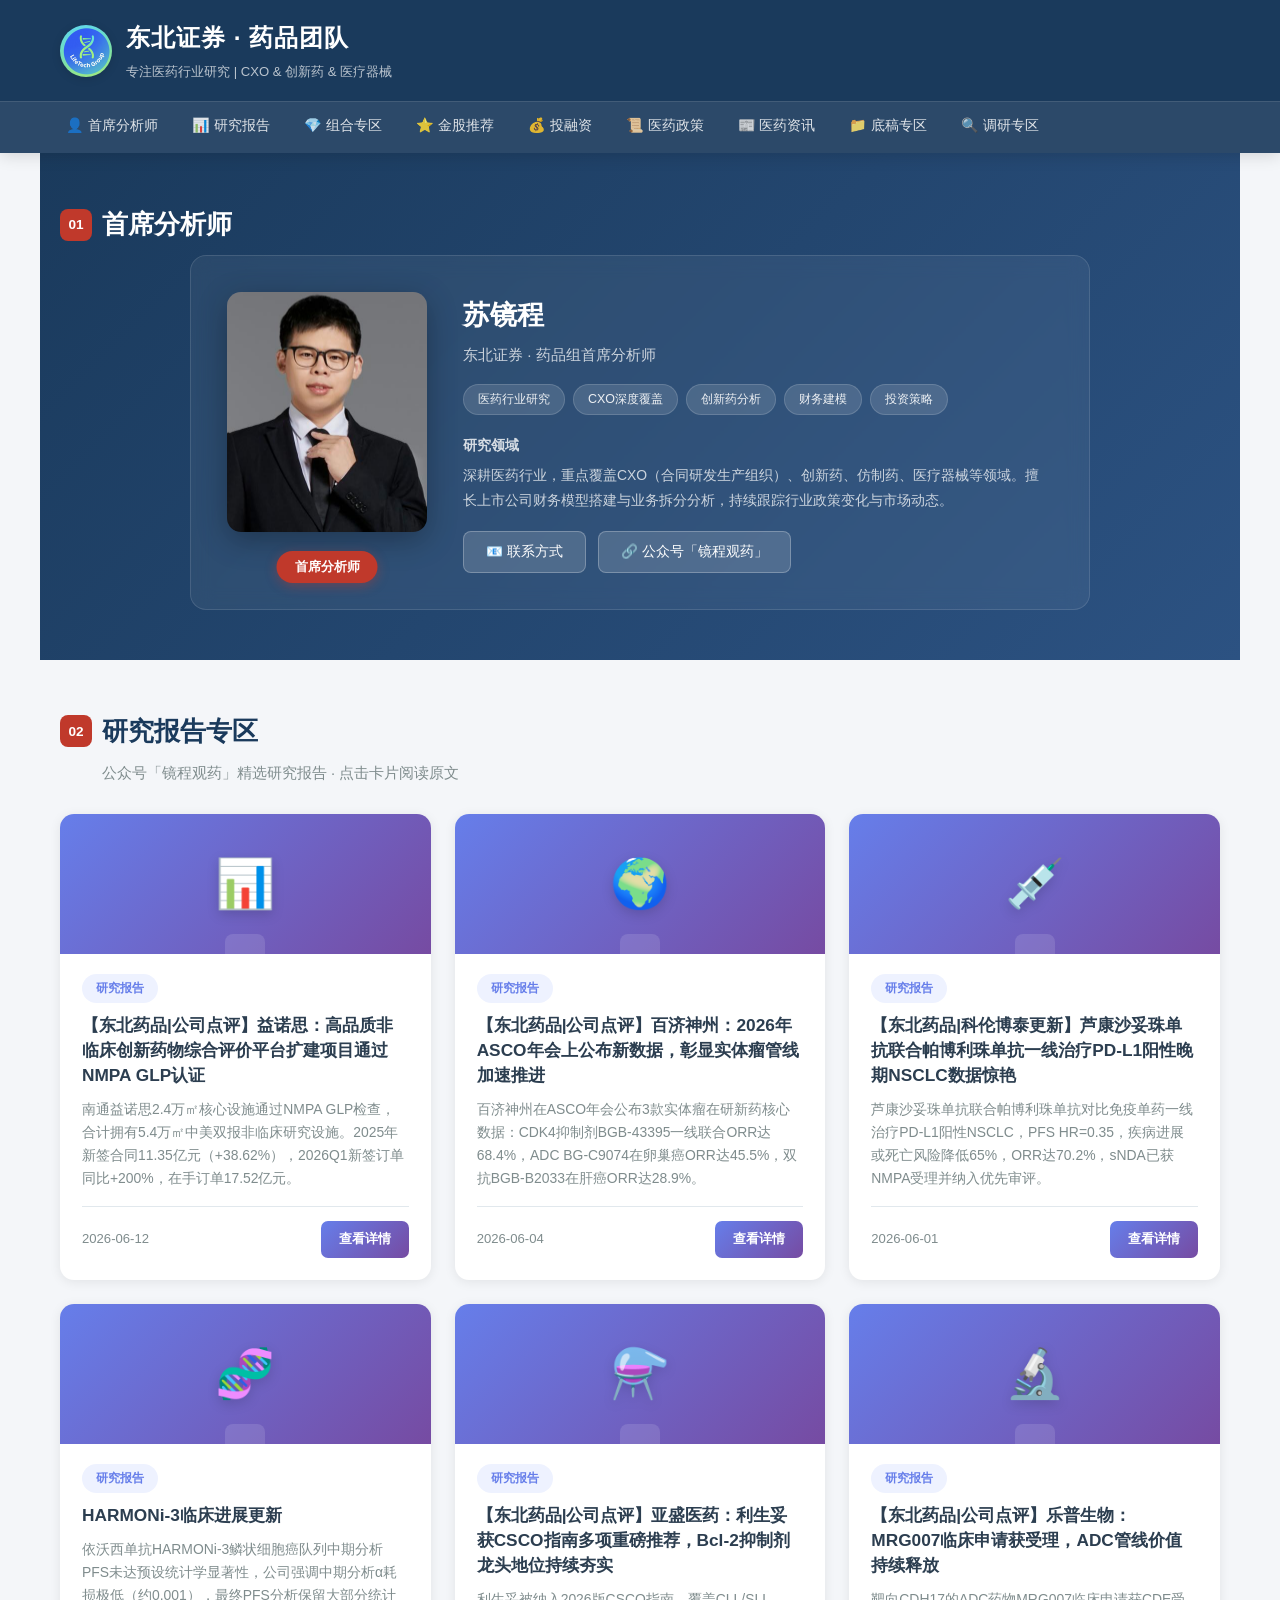
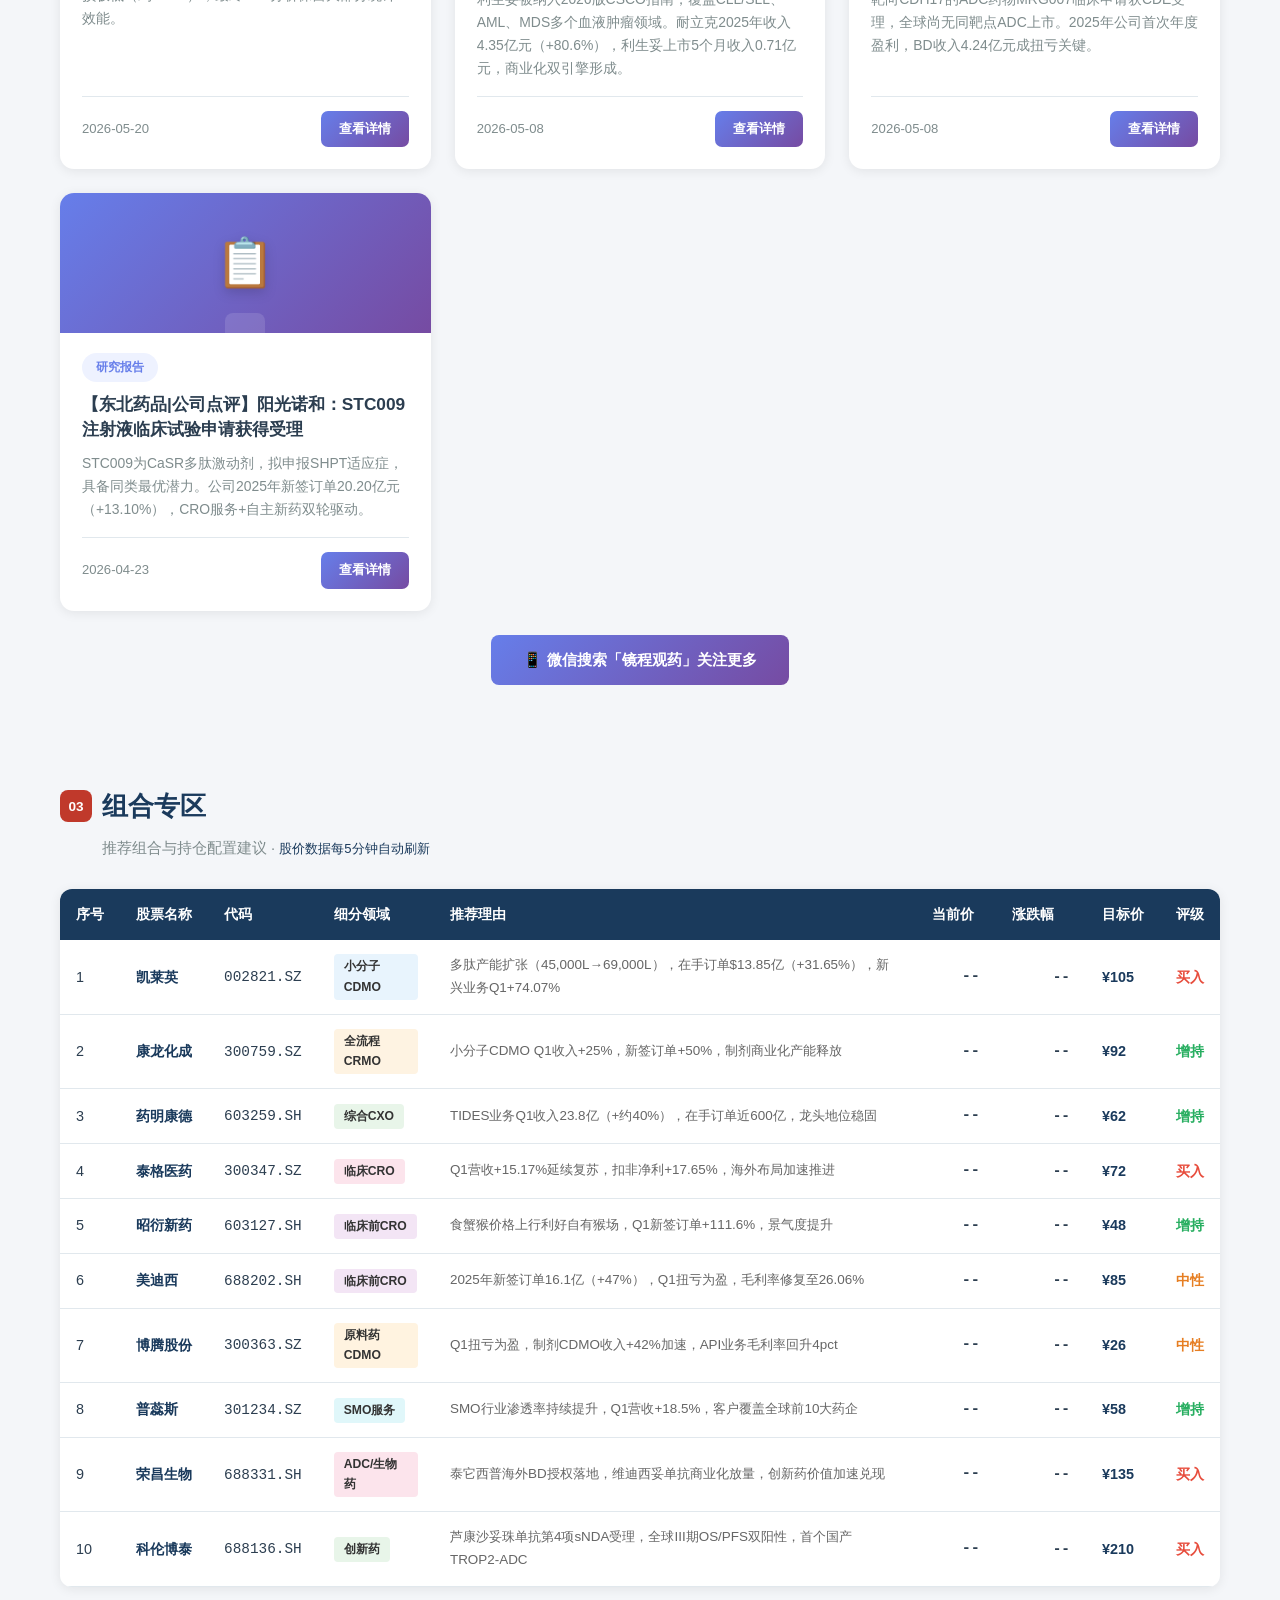
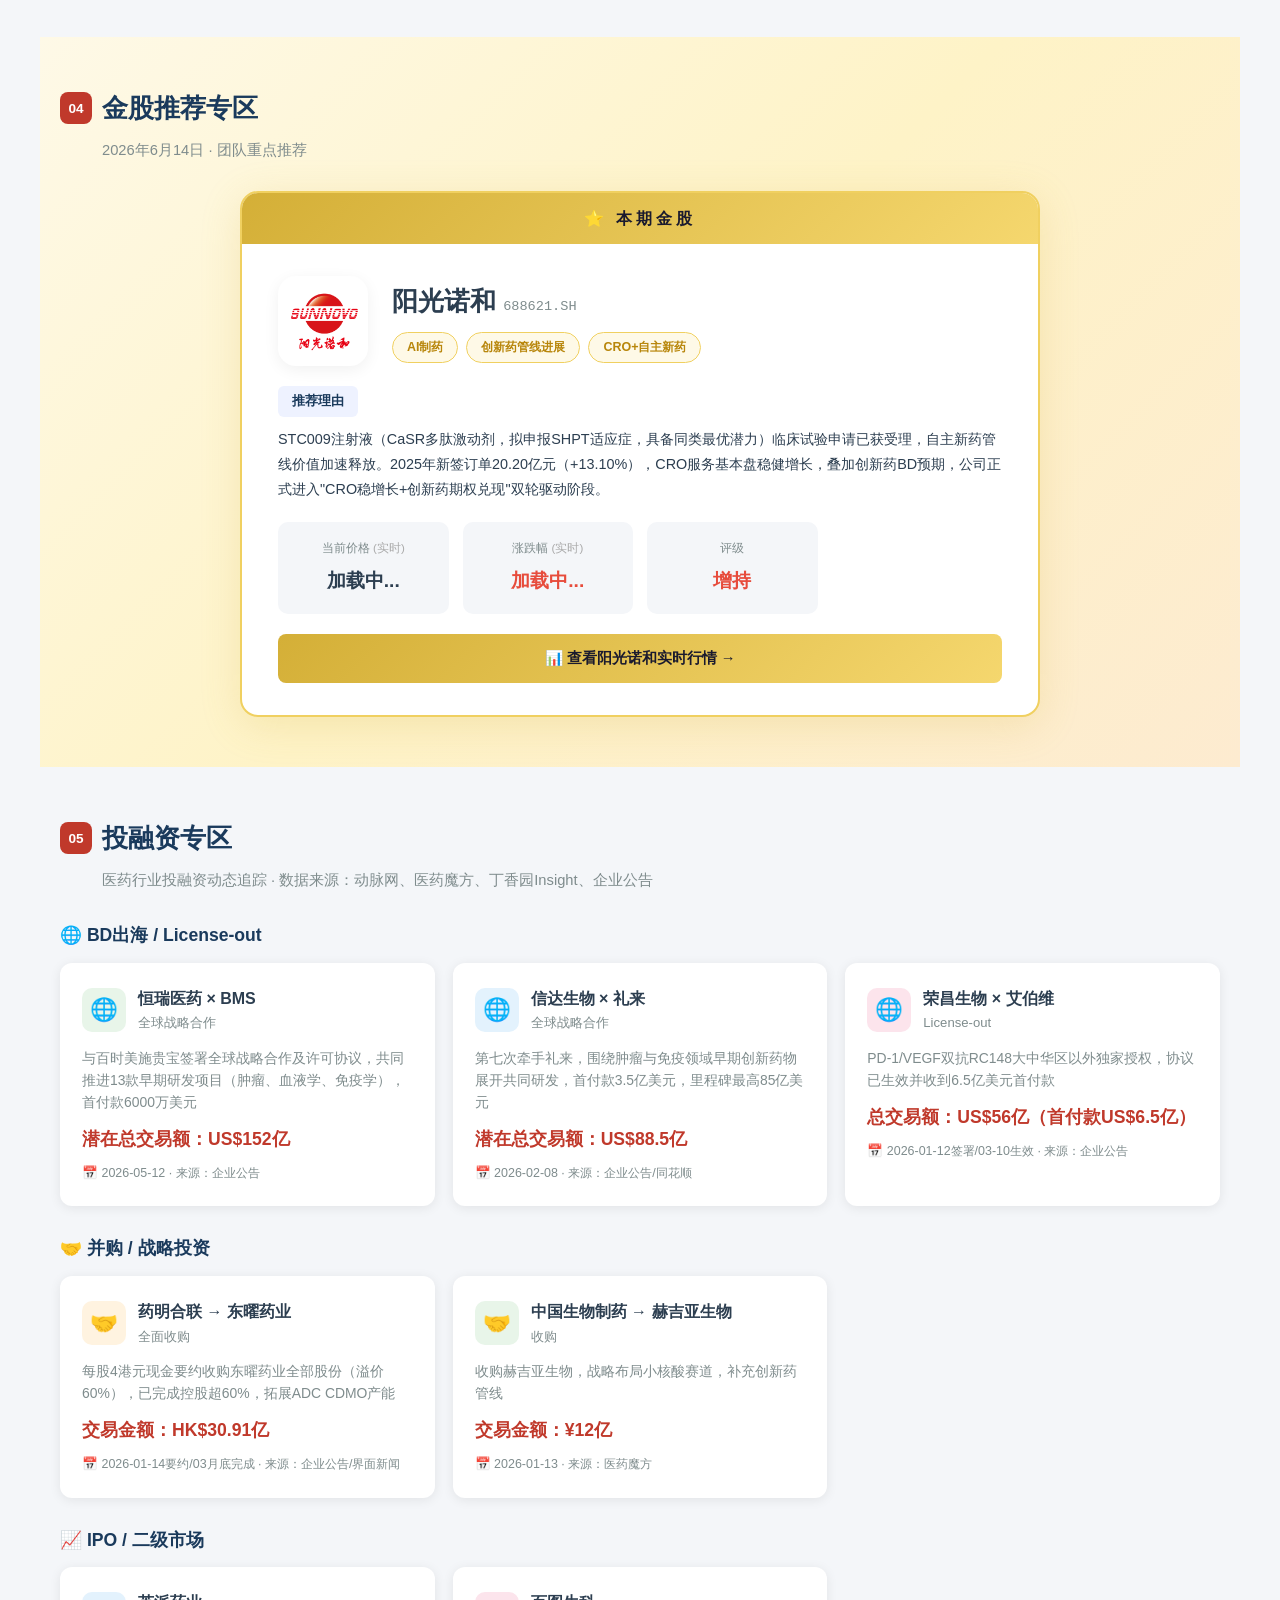
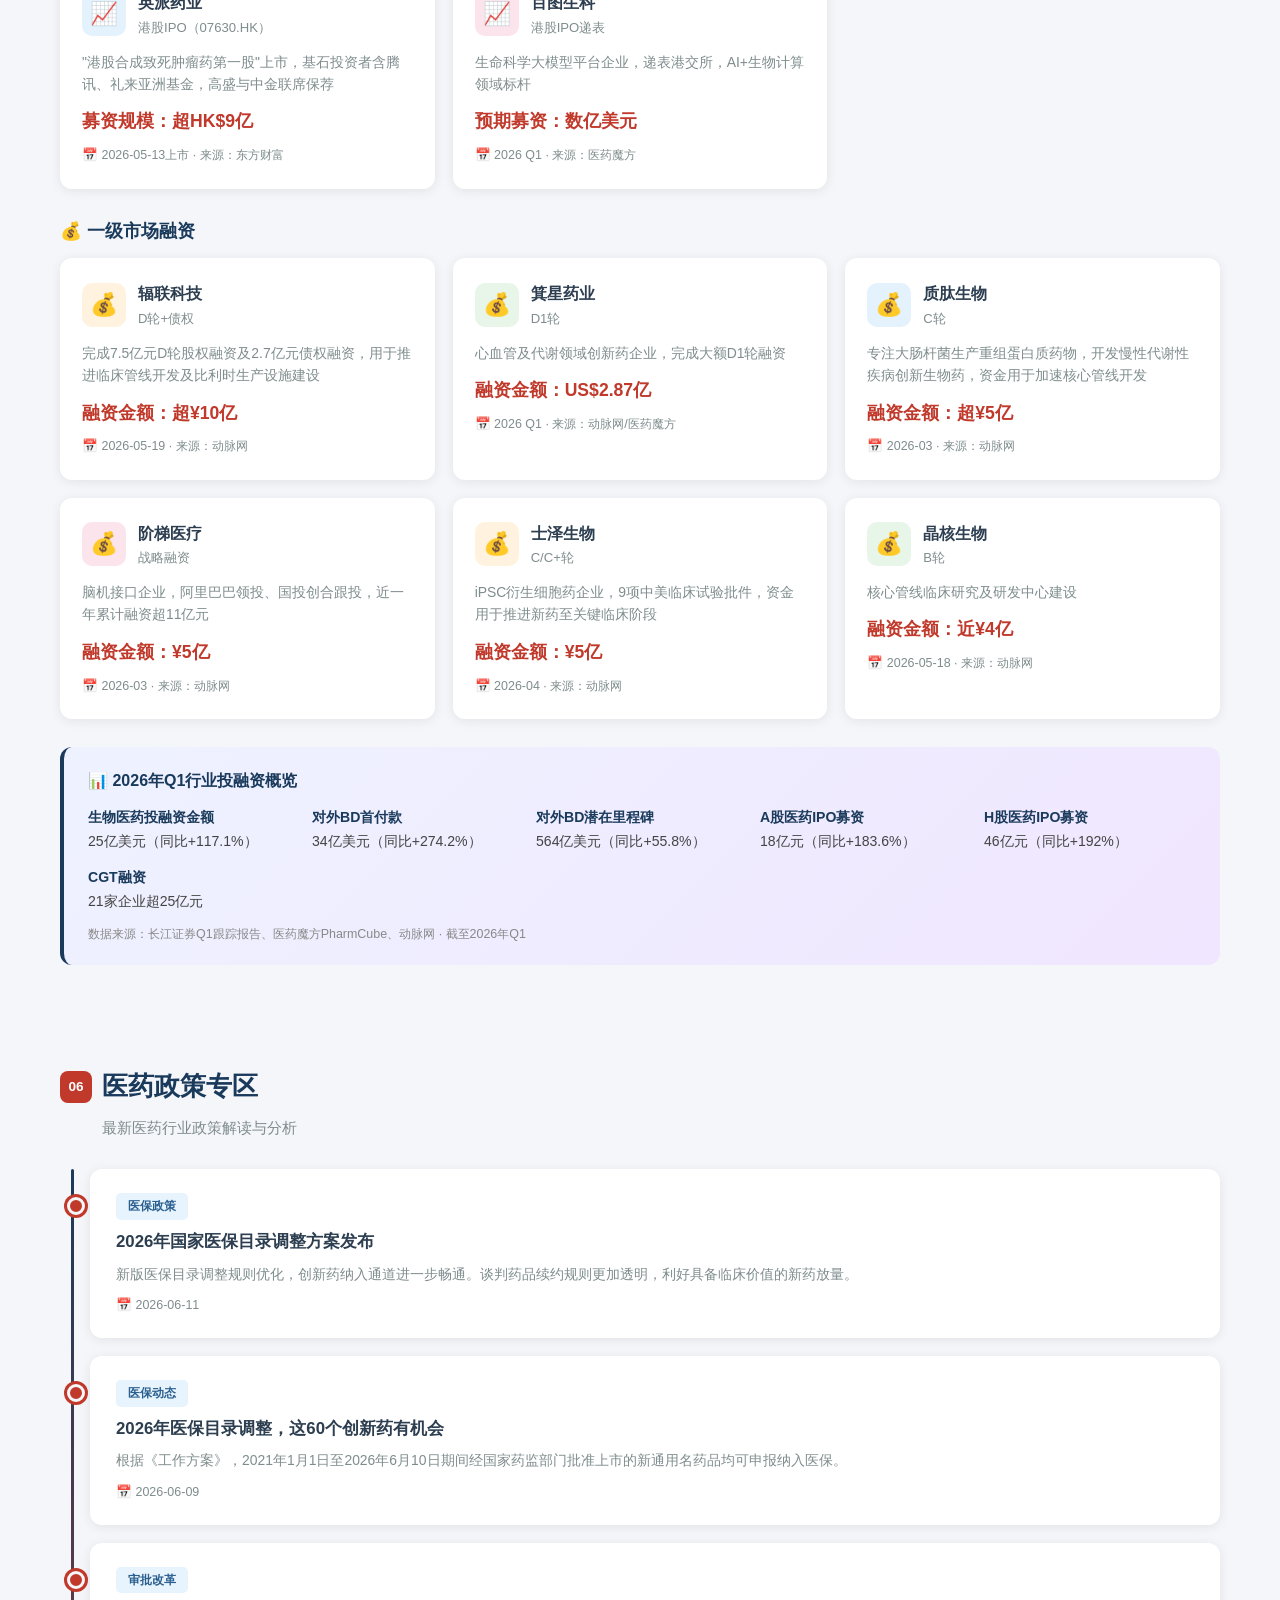
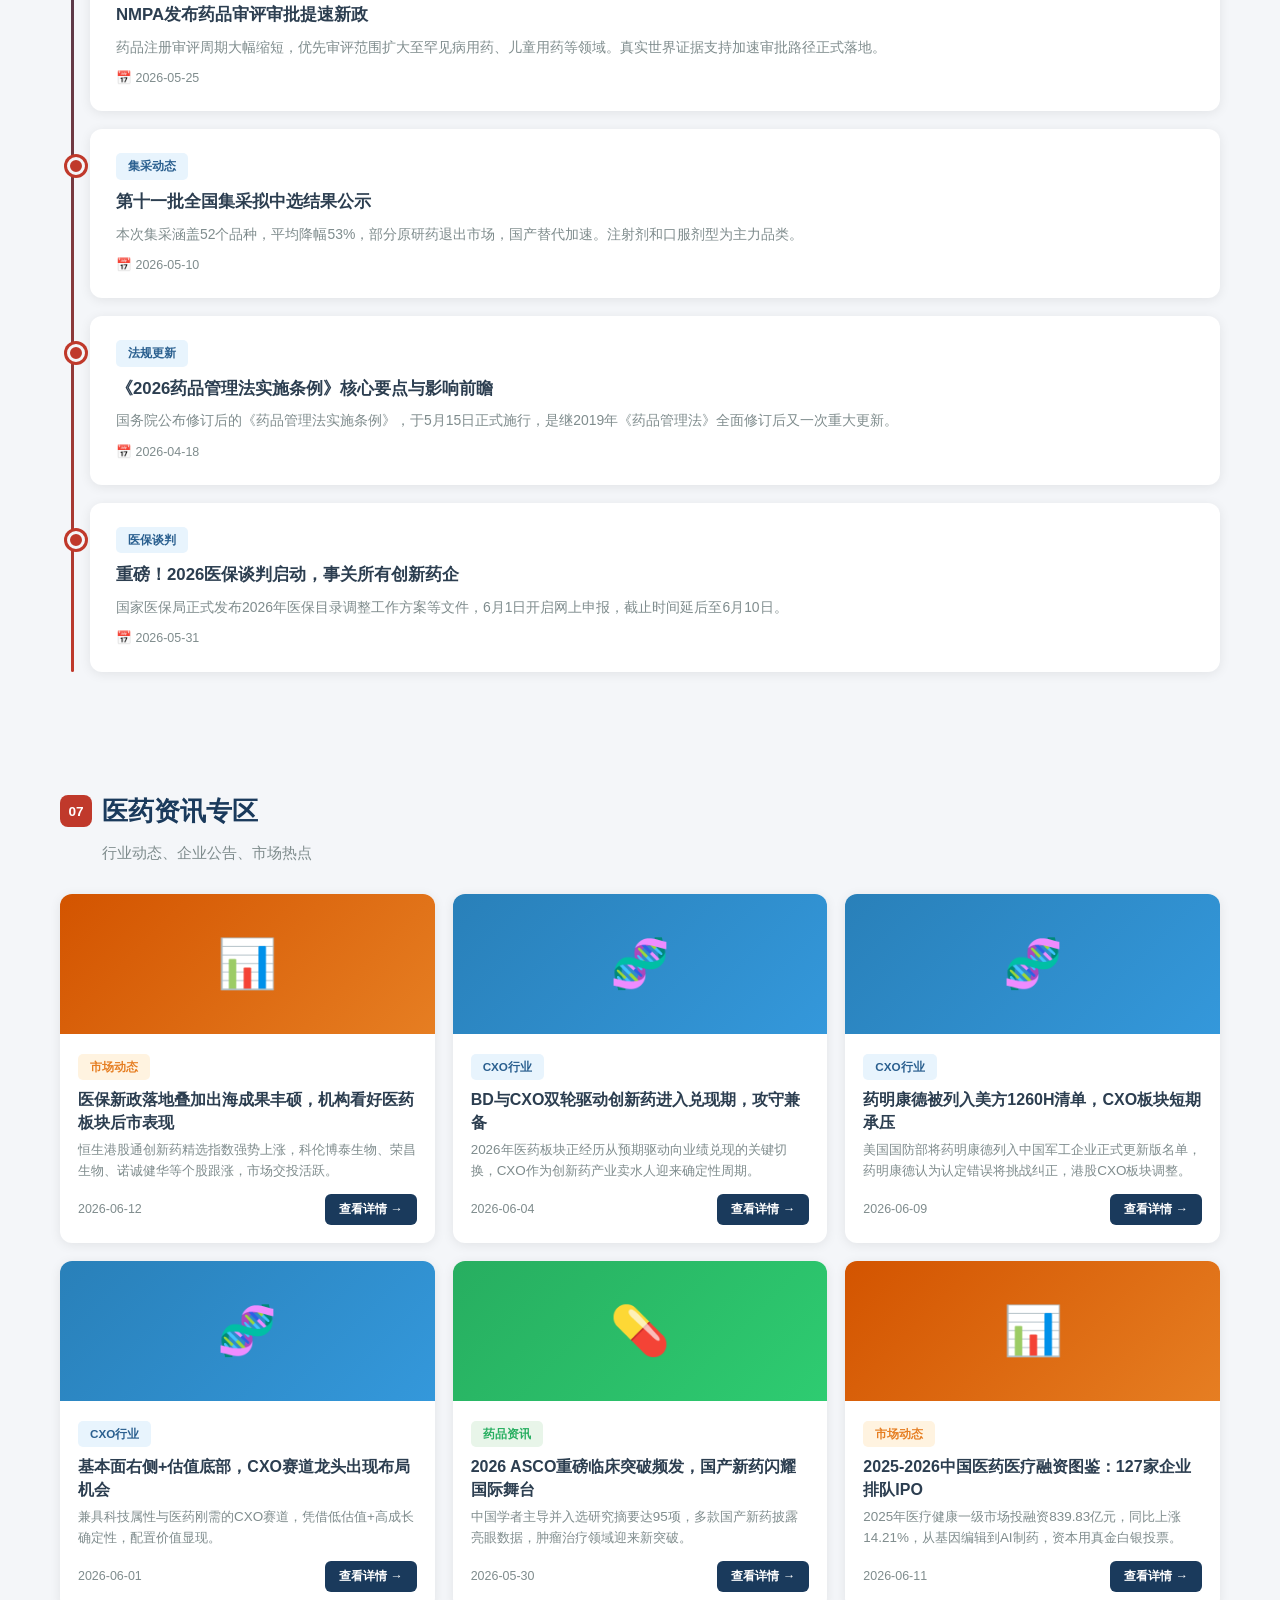
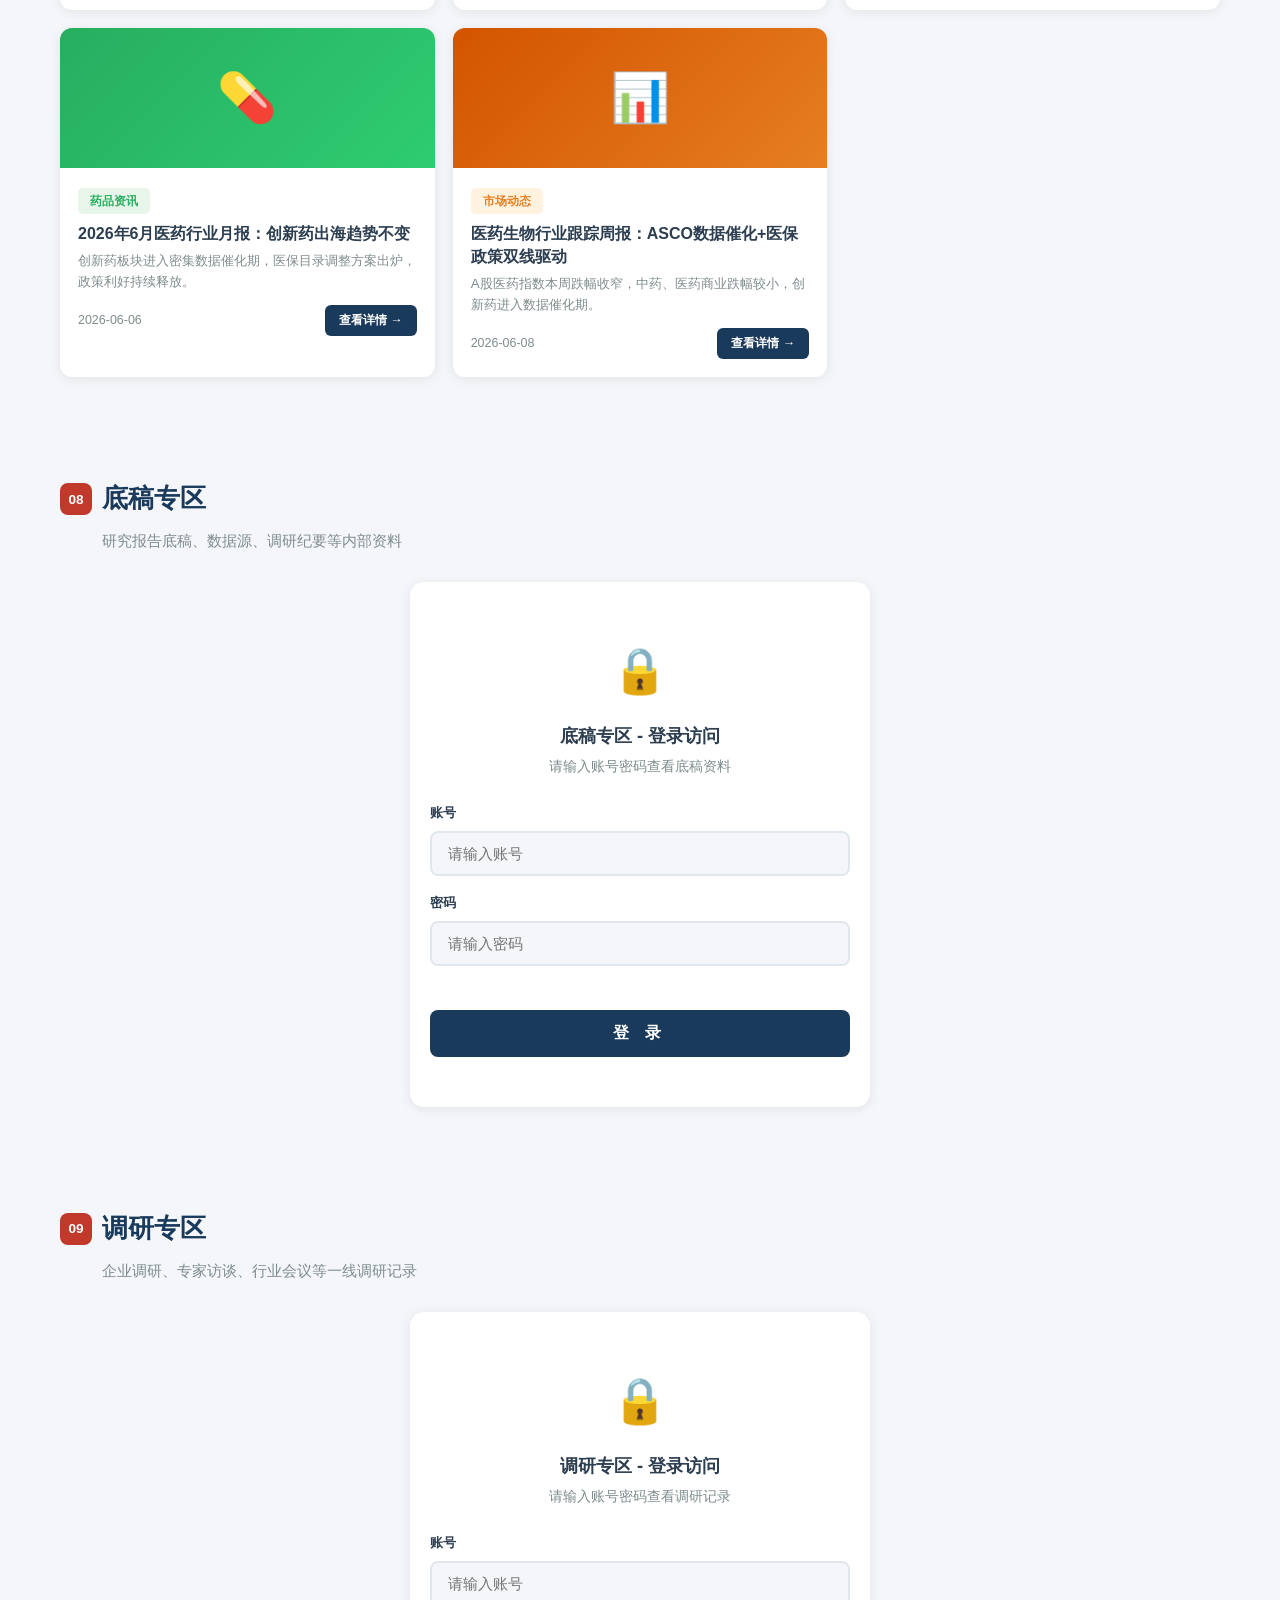
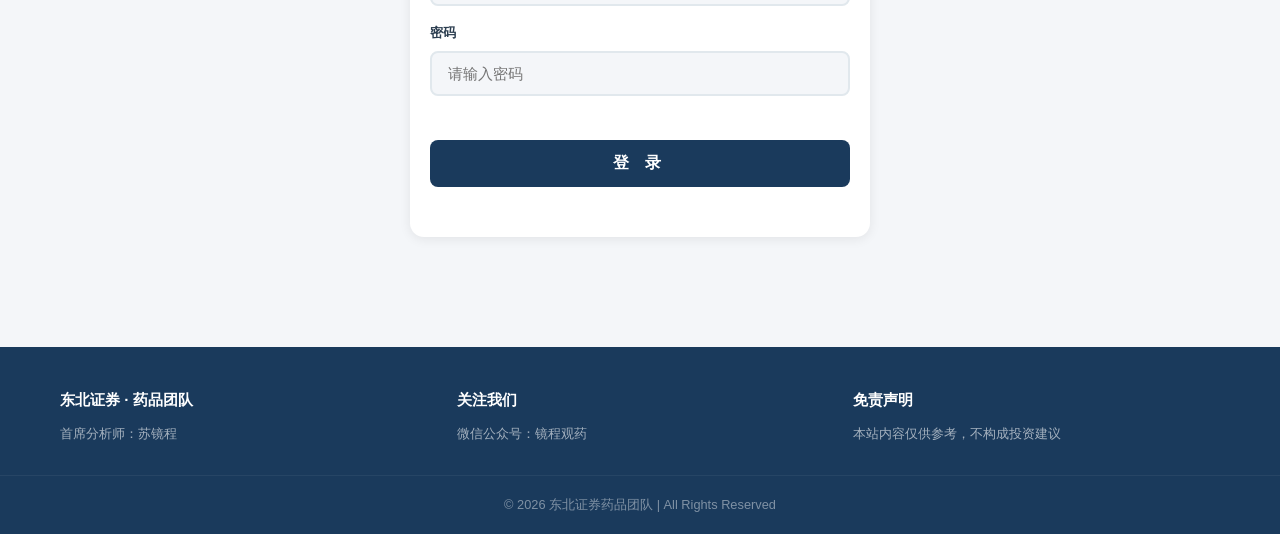
<file: index.html>
<!DOCTYPE html>
<html lang="zh-CN">
<head>
    <meta charset="UTF-8">
    <meta name="viewport" content="width=device-width, initial-scale=1.0">
    <title>东北证券药品团队 | 首席分析师 苏镜程 | CXO&创新药研究</title>
    <meta name="description" content="东北证券药品团队官方研究平台，首席分析师苏镜程领衔，专注CXO、创新药、医药政策研究。提供研报、投融资动态、估值分析、组合推荐等专业内容。">
    <meta name="keywords" content="东北证券,药品团队,苏镜程,CXO,创新药,医药研究,镜程观药,药明康德,凯莱英,康龙化成,医药投融资,医药政策,估值分析">
    <meta name="author" content="苏镜程">
    <meta name="robots" content="index, follow">
    <meta name="baidu-site-verification" content="codeva-7sflMjINu5" />
    <link rel="canonical" href="https://sujingchengyiyao.site/" />
    <!-- Open Graph / 社交分享 -->
    <meta property="og:type" content="website">
    <meta property="og:title" content="东北证券药品团队 | 首席分析师 苏镜程">
    <meta property="og:description" content="专注CXO、创新药、医药政策研究。提供研报、投融资动态、估值分析、组合推荐等专业内容。">
    <meta property="og:site_name" content="东北证券药品团队">
    <!-- 结构化数据 JSON-LD -->
    <script type="application/ld+json">
    {
        "@context": "https://schema.org",
        "@type": "WebSite",
        "name": "东北证券药品团队",
        "description": "东北证券药品团队官方研究平台，首席分析师苏镜程领衔",
        "author": {
            "@type": "Person",
            "name": "苏镜程",
            "jobTitle": "首席分析师"
        }
    }
    </script>
    <link rel="stylesheet" href="style.css">
</head>
<body>

    <!-- 顶部导航 -->
    <header id="topHeader">
        <div class="container header-inner">
            <div class="logo-area">
                <img src="logo.png" alt="LifeTech Group Logo" class="logo-icon-img">
                <div class="brand">
                    <h1>东北证券 · 药品团队</h1>
                    <p class="subtitle">专注医药行业研究 | CXO & 创新药 & 医疗器械</p>
                </div>
            </div>
        </div>
        <nav class="main-nav">
            <div class="container nav-inner">
                <a href="#team" class="nav-link active">👤 首席分析师</a>
                <a href="#reports" class="nav-link">📊 研究报告</a>
                <a href="#portfolio" class="nav-link">💎 组合专区</a>
                <a href="#stockpick" class="nav-link">⭐ 金股推荐</a>
                <a href="#investment" class="nav-link">💰 投融资</a>
                <a href="#policy" class="nav-link">📜 医药政策</a>
                <a href="#news" class="nav-link">📰 医药资讯</a>
                <a href="#archive" class="nav-link">📁 底稿专区</a>
                <a href="#research" class="nav-link">🔍 调研专区</a>
            </div>
        </nav>
    </header>

    <main class="container">

        <!-- ====== 01. 首席分析师 ====== -->
        <section id="team" class="section team-section">
            <h2 class="section-title"><span class="title-num">01</span>首席分析师</h2>
            <div class="team-card">
                <div class="team-photo-wrapper">
                    <img src="su-photo.jpg" alt="苏镜程" class="team-photo">
                    <div class="photo-badge">首席分析师</div>
                </div>
                <div class="team-info">
                    <h3 class="team-name">苏镜程</h3>
                    <p class="team-title">东北证券 · 药品组首席分析师</p>
                    <div class="team-tags">
                        <span class="tag">医药行业研究</span>
                        <span class="tag">CXO深度覆盖</span>
                        <span class="tag">创新药分析</span>
                        <span class="tag">财务建模</span>
                        <span class="tag">投资策略</span>
                    </div>
                    <div class="team-bio">
                        <h4>研究领域</h4>
                        <p>深耕医药行业，重点覆盖CXO（合同研发生产组织）、创新药、仿制药、医疗器械等领域。擅长上市公司财务模型搭建与业务拆分分析，持续跟踪行业政策变化与市场动态。</p>
                    </div>
                    <div class="team-contact">
                        <a href="#" class="contact-btn">📧 联系方式</a>
                        <a href="#" class="contact-btn">🔗 公众号「镜程观药」</a>
                    </div>
                </div>
            </div>
        </section>

        <!-- ====== 02. 研究报告专区 ====== -->
        <section id="reports" class="section reports-section">
            <h2 class="section-title"><span class="title-num">02</span>研究报告专区</h2>
            <p class="section-desc">公众号「镜程观药」精选研究报告 · 点击卡片阅读原文</p>
            <div class="report-grid">
                <a class="report-card" href="https://mp.weixin.qq.com/s/fnLj8Bft0nDsp5OI6VPvfg" target="_blank" rel="noopener">
                    <div class="report-header"><span class="report-header-icon">📊</span></div>
                    <div class="report-body">
                        <span class="report-tag">研究报告</span>
                        <h3>【东北药品|公司点评】益诺思：高品质非临床创新药物综合评价平台扩建项目通过NMPA GLP认证</h3>
                        <p class="report-abstract">南通益诺思2.4万㎡核心设施通过NMPA GLP检查，合计拥有5.4万㎡中美双报非临床研究设施。2025年新签合同11.35亿元（+38.62%），2026Q1新签订单同比+200%，在手订单17.52亿元。</p>
                        <div class="report-footer">
                            <span class="report-date">2026-06-12</span>
                            <span class="report-btn">查看详情</span>
                        </div>
                    </div>
                </a>
                <a class="report-card" href="https://mp.weixin.qq.com/s/9py27BClmfHogJBNcd7LtQ" target="_blank" rel="noopener">
                    <div class="report-header"><span class="report-header-icon">🌍</span></div>
                    <div class="report-body">
                        <span class="report-tag">研究报告</span>
                        <h3>【东北药品|公司点评】百济神州：2026年ASCO年会上公布新数据，彰显实体瘤管线加速推进</h3>
                        <p class="report-abstract">百济神州在ASCO年会公布3款实体瘤在研新药核心数据：CDK4抑制剂BGB-43395一线联合ORR达68.4%，ADC BG-C9074在卵巢癌ORR达45.5%，双抗BGB-B2033在肝癌ORR达28.9%。</p>
                        <div class="report-footer">
                            <span class="report-date">2026-06-04</span>
                            <span class="report-btn">查看详情</span>
                        </div>
                    </div>
                </a>
                <a class="report-card" href="https://mp.weixin.qq.com/s/VQ9BqCs3s_3dpmlXuJvhSA" target="_blank" rel="noopener">
                    <div class="report-header"><span class="report-header-icon">💉</span></div>
                    <div class="report-body">
                        <span class="report-tag">研究报告</span>
                        <h3>【东北药品|科伦博泰更新】芦康沙妥珠单抗联合帕博利珠单抗一线治疗PD-L1阳性晚期NSCLC数据惊艳</h3>
                        <p class="report-abstract">芦康沙妥珠单抗联合帕博利珠单抗对比免疫单药一线治疗PD-L1阳性NSCLC，PFS HR=0.35，疾病进展或死亡风险降低65%，ORR达70.2%，sNDA已获NMPA受理并纳入优先审评。</p>
                        <div class="report-footer">
                            <span class="report-date">2026-06-01</span>
                            <span class="report-btn">查看详情</span>
                        </div>
                    </div>
                </a>
                <a class="report-card" href="https://mp.weixin.qq.com/s/sTtrN6DOHKzrA6w04DALZA" target="_blank" rel="noopener">
                    <div class="report-header"><span class="report-header-icon">🧬</span></div>
                    <div class="report-body">
                        <span class="report-tag">研究报告</span>
                        <h3>HARMONi-3临床进展更新</h3>
                        <p class="report-abstract">依沃西单抗HARMONi-3鳞状细胞癌队列中期分析PFS未达预设统计学显著性，公司强调中期分析α耗损极低（约0.001），最终PFS分析保留大部分统计效能。</p>
                        <div class="report-footer">
                            <span class="report-date">2026-05-20</span>
                            <span class="report-btn">查看详情</span>
                        </div>
                    </div>
                </a>
                <a class="report-card" href="https://mp.weixin.qq.com/s/1ReFUwHxSYHj9chYPgtm2g" target="_blank" rel="noopener">
                    <div class="report-header"><span class="report-header-icon">⚗️</span></div>
                    <div class="report-body">
                        <span class="report-tag">研究报告</span>
                        <h3>【东北药品|公司点评】亚盛医药：利生妥获CSCO指南多项重磅推荐，Bcl-2抑制剂龙头地位持续夯实</h3>
                        <p class="report-abstract">利生妥被纳入2026版CSCO指南，覆盖CLL/SLL、AML、MDS多个血液肿瘤领域。耐立克2025年收入4.35亿元（+80.6%），利生妥上市5个月收入0.71亿元，商业化双引擎形成。</p>
                        <div class="report-footer">
                            <span class="report-date">2026-05-08</span>
                            <span class="report-btn">查看详情</span>
                        </div>
                    </div>
                </a>
                <a class="report-card" href="https://mp.weixin.qq.com/s/t9xk0jCH3xiyPU6H3CnZbQ" target="_blank" rel="noopener">
                    <div class="report-header"><span class="report-header-icon">🔬</span></div>
                    <div class="report-body">
                        <span class="report-tag">研究报告</span>
                        <h3>【东北药品|公司点评】乐普生物：MRG007临床申请获受理，ADC管线价值持续释放</h3>
                        <p class="report-abstract">靶向CDH17的ADC药物MRG007临床申请获CDE受理，全球尚无同靶点ADC上市。2025年公司首次年度盈利，BD收入4.24亿元成扭亏关键。</p>
                        <div class="report-footer">
                            <span class="report-date">2026-05-08</span>
                            <span class="report-btn">查看详情</span>
                        </div>
                    </div>
                </a>
                <a class="report-card" href="https://mp.weixin.qq.com/s/yBQuBFqhmMDrrTlGAOmdSw" target="_blank" rel="noopener">
                    <div class="report-header"><span class="report-header-icon">📋</span></div>
                    <div class="report-body">
                        <span class="report-tag">研究报告</span>
                        <h3>【东北药品|公司点评】阳光诺和：STC009注射液临床试验申请获得受理</h3>
                        <p class="report-abstract">STC009为CaSR多肽激动剂，拟申报SHPT适应症，具备同类最优潜力。公司2025年新签订单20.20亿元（+13.10%），CRO服务+自主新药双轮驱动。</p>
                        <div class="report-footer">
                            <span class="report-date">2026-04-23</span>
                            <span class="report-btn">查看详情</span>
                        </div>
                    </div>
                </a>
            </div>
            <div style="text-align:center;margin-top:24px;">
                <a href="https://mp.weixin.qq.com/" target="_blank" rel="noopener" style="display:inline-block;padding:12px 32px;background:linear-gradient(135deg,#667eea,#764ba2);color:white;border-radius:8px;text-decoration:none;font-weight:600;font-size:0.95rem;">📱 微信搜索「镜程观药」关注更多</a>
            </div>
        </section>

        <!-- ====== 03. 组合专区 ====== -->
        <section id="portfolio" class="section portfolio-section">
            <h2 class="section-title"><span class="title-num">03</span>组合专区</h2>
            <p class="section-desc">推荐组合与持仓配置建议 · <span style="color:var(--primary);font-size:0.82rem;">股价数据每5分钟自动刷新</span></p>
            <div class="portfolio-table-wrap">
                <table class="portfolio-table">
                    <thead>
                        <tr>
                            <th>序号</th>
                            <th>股票名称</th>
                            <th>代码</th>
                            <th>细分领域</th>
                            <th>推荐理由</th>
                            <th>当前价</th>
                            <th>涨跌幅</th>
                            <th>目标价</th>
                            <th>评级</th>
                        </tr>
                    </thead>
                    <tbody>
                        <tr data-code="002821.SZ">
                            <td>1</td>
                            <td><strong><a href="https://data.eastmoney.com/stockdata/002821.html" target="_blank" rel="noopener" style="color:var(--primary);text-decoration:none;">凯莱英</a></strong></td>
                            <td><code>002821.SZ</code></td>
                            <td><span class="sector-badge" style="background:#e8f4fd;color:#333">小分子CDMO</span></td>
                            <td style="font-size:0.84rem;color:#666">多肽产能扩张（45,000L→69,000L），在手订单$13.85亿（+31.65%），新兴业务Q1+74.07%</td>
                            <td class="rt-price" style="font-weight:700;font-size:0.95rem;">--</td>
                            <td class="rt-change" style="font-weight:700;font-size:0.9rem;">--</td>
                            <td style="font-weight:700;color:var(--primary)">¥105</td>
                            <td class="rating-buy">买入</td>
                        </tr>
                        <tr data-code="300759.SZ">
                            <td>2</td>
                            <td><strong><a href="https://data.eastmoney.com/stockdata/300759.html" target="_blank" rel="noopener" style="color:var(--primary);text-decoration:none;">康龙化成</a></strong></td>
                            <td><code>300759.SZ</code></td>
                            <td><span class="sector-badge" style="background:#fef3e2;color:#333">全流程CRMO</span></td>
                            <td style="font-size:0.84rem;color:#666">小分子CDMO Q1收入+25%，新签订单+50%，制剂商业化产能释放</td>
                            <td class="rt-price" style="font-weight:700;font-size:0.95rem;">--</td>
                            <td class="rt-change" style="font-weight:700;font-size:0.9rem;">--</td>
                            <td style="font-weight:700;color:var(--primary)">¥92</td>
                            <td class="rating-overweight">增持</td>
                        </tr>
                        <tr data-code="603259.SH">
                            <td>3</td>
                            <td><strong><a href="https://data.eastmoney.com/stockdata/603259.html" target="_blank" rel="noopener" style="color:var(--primary);text-decoration:none;">药明康德</a></strong></td>
                            <td><code>603259.SH</code></td>
                            <td><span class="sector-badge" style="background:#e8f5e9;color:#333">综合CXO</span></td>
                            <td style="font-size:0.84rem;color:#666">TIDES业务Q1收入23.8亿（+约40%），在手订单近600亿，龙头地位稳固</td>
                            <td class="rt-price" style="font-weight:700;font-size:0.95rem;">--</td>
                            <td class="rt-change" style="font-weight:700;font-size:0.9rem;">--</td>
                            <td style="font-weight:700;color:var(--primary)">¥62</td>
                            <td class="rating-overweight">增持</td>
                        </tr>
                        <tr data-code="300347.SZ">
                            <td>4</td>
                            <td><strong><a href="https://data.eastmoney.com/stockdata/300347.html" target="_blank" rel="noopener" style="color:var(--primary);text-decoration:none;">泰格医药</a></strong></td>
                            <td><code>300347.SZ</code></td>
                            <td><span class="sector-badge" style="background:#fce4ec;color:#333">临床CRO</span></td>
                            <td style="font-size:0.84rem;color:#666">Q1营收+15.17%延续复苏，扣非净利+17.65%，海外布局加速推进</td>
                            <td class="rt-price" style="font-weight:700;font-size:0.95rem;">--</td>
                            <td class="rt-change" style="font-weight:700;font-size:0.9rem;">--</td>
                            <td style="font-weight:700;color:var(--primary)">¥72</td>
                            <td class="rating-buy">买入</td>
                        </tr>
                        <tr data-code="603127.SH">
                            <td>5</td>
                            <td><strong><a href="https://data.eastmoney.com/stockdata/603127.html" target="_blank" rel="noopener" style="color:var(--primary);text-decoration:none;">昭衍新药</a></strong></td>
                            <td><code>603127.SH</code></td>
                            <td><span class="sector-badge" style="background:#f3e5f5;color:#333">临床前CRO</span></td>
                            <td style="font-size:0.84rem;color:#666">食蟹猴价格上行利好自有猴场，Q1新签订单+111.6%，景气度提升</td>
                            <td class="rt-price" style="font-weight:700;font-size:0.95rem;">--</td>
                            <td class="rt-change" style="font-weight:700;font-size:0.9rem;">--</td>
                            <td style="font-weight:700;color:var(--primary)">¥48</td>
                            <td class="rating-overweight">增持</td>
                        </tr>
                        <tr data-code="688202.SH">
                            <td>6</td>
                            <td><strong><a href="https://data.eastmoney.com/stockdata/688202.html" target="_blank" rel="noopener" style="color:var(--primary);text-decoration:none;">美迪西</a></strong></td>
                            <td><code>688202.SH</code></td>
                            <td><span class="sector-badge" style="background:#f3e5f5;color:#333">临床前CRO</span></td>
                            <td style="font-size:0.84rem;color:#666">2025年新签订单16.1亿（+47%），Q1扭亏为盈，毛利率修复至26.06%</td>
                            <td class="rt-price" style="font-weight:700;font-size:0.95rem;">--</td>
                            <td class="rt-change" style="font-weight:700;font-size:0.9rem;">--</td>
                            <td style="font-weight:700;color:var(--primary)">¥85</td>
                            <td class="rating-hold">中性</td>
                        </tr>
                        <tr data-code="300363.SZ">
                            <td>7</td>
                            <td><strong><a href="https://data.eastmoney.com/stockdata/300363.html" target="_blank" rel="noopener" style="color:var(--primary);text-decoration:none;">博腾股份</a></strong></td>
                            <td><code>300363.SZ</code></td>
                            <td><span class="sector-badge" style="background:#fff3e0;color:#333">原料药CDMO</span></td>
                            <td style="font-size:0.84rem;color:#666">Q1扭亏为盈，制剂CDMO收入+42%加速，API业务毛利率回升4pct</td>
                            <td class="rt-price" style="font-weight:700;font-size:0.95rem;">--</td>
                            <td class="rt-change" style="font-weight:700;font-size:0.9rem;">--</td>
                            <td style="font-weight:700;color:var(--primary)">¥26</td>
                            <td class="rating-hold">中性</td>
                        </tr>
                        <tr data-code="301234.SZ">
                            <td>8</td>
                            <td><strong><a href="https://data.eastmoney.com/stockdata/301234.html" target="_blank" rel="noopener" style="color:var(--primary);text-decoration:none;">普蕊斯</a></strong></td>
                            <td><code>301234.SZ</code></td>
                            <td><span class="sector-badge" style="background:#e0f7fa;color:#333">SMO服务</span></td>
                            <td style="font-size:0.84rem;color:#666">SMO行业渗透率持续提升，Q1营收+18.5%，客户覆盖全球前10大药企</td>
                            <td class="rt-price" style="font-weight:700;font-size:0.95rem;">--</td>
                            <td class="rt-change" style="font-weight:700;font-size:0.9rem;">--</td>
                            <td style="font-weight:700;color:var(--primary)">¥58</td>
                            <td class="rating-overweight">增持</td>
                        </tr>
                        <tr data-code="688331.SH">
                            <td>9</td>
                            <td><strong><a href="https://data.eastmoney.com/stockdata/688331.html" target="_blank" rel="noopener" style="color:var(--primary);text-decoration:none;">荣昌生物</a></strong></td>
                            <td><code>688331.SH</code></td>
                            <td><span class="sector-badge" style="background:#fce4ec;color:#333">ADC/生物药</span></td>
                            <td style="font-size:0.84rem;color:#666">泰它西普海外BD授权落地，维迪西妥单抗商业化放量，创新药价值加速兑现</td>
                            <td class="rt-price" style="font-weight:700;font-size:0.95rem;">--</td>
                            <td class="rt-change" style="font-weight:700;font-size:0.9rem;">--</td>
                            <td style="font-weight:700;color:var(--primary)">¥135</td>
                            <td class="rating-buy">买入</td>
                        </tr>
                        <tr data-code="688136.SH">
                            <td>10</td>
                            <td><strong><a href="https://data.eastmoney.com/stockdata/688136.html" target="_blank" rel="noopener" style="color:var(--primary);text-decoration:none;">科伦博泰</a></strong></td>
                            <td><code>688136.SH</code></td>
                            <td><span class="sector-badge" style="background:#e8f5e9;color:#333">创新药</span></td>
                            <td style="font-size:0.84rem;color:#666">芦康沙妥珠单抗第4项sNDA受理，全球III期OS/PFS双阳性，首个国产TROP2-ADC</td>
                            <td class="rt-price" style="font-weight:700;font-size:0.95rem;">--</td>
                            <td class="rt-change" style="font-weight:700;font-size:0.9rem;">--</td>
                            <td style="font-weight:700;color:var(--primary)">¥210</td>
                            <td class="rating-buy">买入</td>
                        </tr>
                    </tbody>
                </table>
            </div>
        </section>

        <!-- ====== 04. 金股推荐专区 ====== -->
        <section id="stockpick" class="section stockpick-section">
            <h2 class="section-title"><span class="title-num">04</span>金股推荐专区</h2>
            <p class="section-desc">2026年6月14日 · 团队重点推荐</p>
            <div class="stockpick-hero">
                <div class="stockpick-badge">⭐ 本期金股</div>
                <div class="stockpick-main">
                    <div class="stockpick-logo"><img src="sunnovo-logo.png" alt="阳光诺和" /></div>
                    <div class="stockpick-info">
                        <h3 class="stockpick-name">阳光诺和 <code style="font-size:0.85rem;font-weight:400;color:var(--text-light);">688621.SH</code></h3>
                        <div class="stockpick-tags">
                            <span class="tag">AI制药</span>
                            <span class="tag">创新药管线进展</span>
                            <span class="tag">CRO+自主新药</span>
                        </div>
                    </div>
                </div>
                <div class="stockpick-detail">
                    <div class="stockpick-row">
                        <div class="stockpick-col">
                            <span class="sp-label">推荐理由</span>
                            <p class="sp-text">STC009注射液（CaSR多肽激动剂，拟申报SHPT适应症，具备同类最优潜力）临床试验申请已获受理，自主新药管线价值加速释放。2025年新签订单20.20亿元（+13.10%），CRO服务基本盘稳健增长，叠加创新药BD预期，公司正式进入"CRO稳增长+创新药期权兑现"双轮驱动阶段。</p>
                        </div>
                    </div>
                    <div class="stockpick-metrics">
                        <div class="sp-metric">
                            <span class="sp-m-label">当前价格 <span style="font-size:0.72rem;color:#aaa;">(实时)</span></span>
                            <span class="sp-m-value" id="stockpick-price">加载中...</span>
                        </div>
                        <div class="sp-metric">
                            <span class="sp-m-label">涨跌幅 <span style="font-size:0.72rem;color:#aaa;">(实时)</span></span>
                            <span class="sp-m-value" id="stockpick-change" style="color:var(--red);">加载中...</span>
                        </div>
                        <div class="sp-metric">
                            <span class="sp-m-label">评级</span>
                            <span class="sp-m-value" style="color:var(--red);">增持</span>
                        </div>
                    </div>
                    <a href="https://data.eastmoney.com/stockdata/688621.html" target="_blank" rel="noopener" class="stockpick-link">📊 查看阳光诺和实时行情 →</a>
                </div>
            </div>
        </section>

        <!-- ====== 05. 投融资专区 ====== -->
        <section id="investment" class="section investment-section">
            <h2 class="section-title"><span class="title-num">05</span>投融资专区</h2>
            <p class="section-desc">医药行业投融资动态追踪 · 数据来源：动脉网、医药魔方、丁香园Insight、企业公告</p>

            <!-- BD出海专区 -->
            <h3 style="font-size:1.1rem;color:var(--primary);margin:20px 0 12px;font-weight:700;">🌐 BD出海 / License-out</h3>
            <div class="invest-grid">
                <a class="invest-card" href="https://www.sohu.com/a/1024053086_100078201" target="_blank" rel="noopener">
                    <div class="invest-header"><div class="invest-icon round-a">🌐</div><div><div class="invest-company">恒瑞医药 × BMS</div><div class="invest-round">全球战略合作</div></div></div>
                    <p class="invest-detail">与百时美施贵宝签署全球战略合作及许可协议，共同推进13款早期研发项目（肿瘤、血液学、免疫学），首付款6000万美元</p>
                    <div class="invest-amount">潜在总交易额：US$152亿</div>
                    <div class="invest-date">📅 2026-05-12 · 来源：企业公告</div>
                </a>
                <a class="invest-card" href="https://baijiahao.baidu.com/s?id=1856650270575785195" target="_blank" rel="noopener">
                    <div class="invest-header"><div class="invest-icon round-b">🌐</div><div><div class="invest-company">信达生物 × 礼来</div><div class="invest-round">全球战略合作</div></div></div>
                    <p class="invest-detail">第七次牵手礼来，围绕肿瘤与免疫领域早期创新药物展开共同研发，首付款3.5亿美元，里程碑最高85亿美元</p>
                    <div class="invest-amount">潜在总交易额：US$88.5亿</div>
                    <div class="invest-date">📅 2026-02-08 · 来源：企业公告/同花顺</div>
                </a>
                <a class="invest-card" href="https://stock.10jqka.com.cn/20260415/c676010374.shtml" target="_blank" rel="noopener">
                    <div class="invest-header"><div class="invest-icon round-c">🌐</div><div><div class="invest-company">荣昌生物 × 艾伯维</div><div class="invest-round">License-out</div></div></div>
                    <p class="invest-detail">PD-1/VEGF双抗RC148大中华区以外独家授权，协议已生效并收到6.5亿美元首付款</p>
                    <div class="invest-amount">总交易额：US$56亿（首付款US$6.5亿）</div>
                    <div class="invest-date">📅 2026-01-12签署/03-10生效 · 来源：企业公告</div>
                </a>
            </div>

            <!-- 并购专区 -->
            <h3 style="font-size:1.1rem;color:var(--primary);margin:28px 0 12px;font-weight:700;">🤝 并购 / 战略投资</h3>
            <div class="invest-grid">
                <a class="invest-card" href="https://www.jiemian.com/article/13888844.html" target="_blank" rel="noopener">
                    <div class="invest-header"><div class="invest-icon round-d">🤝</div><div><div class="invest-company">药明合联 → 东曜药业</div><div class="invest-round">全面收购</div></div></div>
                    <p class="invest-detail">每股4港元现金要约收购东曜药业全部股份（溢价60%），已完成控股超60%，拓展ADC CDMO产能</p>
                    <div class="invest-amount">交易金额：HK$30.91亿</div>
                    <div class="invest-date">📅 2026-01-14要约/03月底完成 · 来源：企业公告/界面新闻</div>
                </a>
                <a class="invest-card" href="https://bydrug.pharmcube.com/news/detail/57182ac6699552e90bfe650ef8eba1df" target="_blank" rel="noopener">
                    <div class="invest-header"><div class="invest-icon round-a">🤝</div><div><div class="invest-company">中国生物制药 → 赫吉亚生物</div><div class="invest-round">收购</div></div></div>
                    <p class="invest-detail">收购赫吉亚生物，战略布局小核酸赛道，补充创新药管线</p>
                    <div class="invest-amount">交易金额：¥12亿</div>
                    <div class="invest-date">📅 2026-01-13 · 来源：医药魔方</div>
                </a>
            </div>

            <!-- IPO / 二级市场 -->
            <h3 style="font-size:1.1rem;color:var(--primary);margin:28px 0 12px;font-weight:700;">📈 IPO / 二级市场</h3>
            <div class="invest-grid">
                <a class="invest-card" href="https://finance.eastmoney.com/a/202605053727918718.html" target="_blank" rel="noopener">
                    <div class="invest-header"><div class="invest-icon round-b">📈</div><div><div class="invest-company">英派药业</div><div class="invest-round">港股IPO（07630.HK）</div></div></div>
                    <p class="invest-detail">"港股合成致死肿瘤药第一股"上市，基石投资者含腾讯、礼来亚洲基金，高盛与中金联席保荐</p>
                    <div class="invest-amount">募资规模：超HK$9亿</div>
                    <div class="invest-date">📅 2026-05-13上市 · 来源：东方财富</div>
                </a>
                <a class="invest-card" href="https://bydrug.pharmcube.com/news/detail/57182ac6699552e90bfe650ef8eba1df" target="_blank" rel="noopener">
                    <div class="invest-header"><div class="invest-icon round-c">📈</div><div><div class="invest-company">百图生科</div><div class="invest-round">港股IPO递表</div></div></div>
                    <p class="invest-detail">生命科学大模型平台企业，递表港交所，AI+生物计算领域标杆</p>
                    <div class="invest-amount">预期募资：数亿美元</div>
                    <div class="invest-date">📅 2026 Q1 · 来源：医药魔方</div>
                </a>
            </div>

            <!-- 一级市场融资 -->
            <h3 style="font-size:1.1rem;color:var(--primary);margin:28px 0 12px;font-weight:700;">💰 一级市场融资</h3>
            <div class="invest-grid">
                <a class="invest-card" href="https://www.vbdata.cn/intelDetail/1008989" target="_blank" rel="noopener">
                    <div class="invest-header"><div class="invest-icon round-d">💰</div><div><div class="invest-company">辐联科技</div><div class="invest-round">D轮+债权</div></div></div>
                    <p class="invest-detail">完成7.5亿元D轮股权融资及2.7亿元债权融资，用于推进临床管线开发及比利时生产设施建设</p>
                    <div class="invest-amount">融资金额：超¥10亿</div>
                    <div class="invest-date">📅 2026-05-19 · 来源：动脉网</div>
                </a>
                <a class="invest-card" href="https://www.vbdata.cn/intelDetail/1008989" target="_blank" rel="noopener">
                    <div class="invest-header"><div class="invest-icon round-a">💰</div><div><div class="invest-company">箕星药业</div><div class="invest-round">D1轮</div></div></div>
                    <p class="invest-detail">心血管及代谢领域创新药企业，完成大额D1轮融资</p>
                    <div class="invest-amount">融资金额：US$2.87亿</div>
                    <div class="invest-date">📅 2026 Q1 · 来源：动脉网/医药魔方</div>
                </a>
                <a class="invest-card" href="https://www.vbdata.cn/intelDetail/1008989" target="_blank" rel="noopener">
                    <div class="invest-header"><div class="invest-icon round-b">💰</div><div><div class="invest-company">质肽生物</div><div class="invest-round">C轮</div></div></div>
                    <p class="invest-detail">专注大肠杆菌生产重组蛋白质药物，开发慢性代谢性疾病创新生物药，资金用于加速核心管线开发</p>
                    <div class="invest-amount">融资金额：超¥5亿</div>
                    <div class="invest-date">📅 2026-03 · 来源：动脉网</div>
                </a>
                <a class="invest-card" href="https://www.vbdata.cn/intelDetail/1008989" target="_blank" rel="noopener">
                    <div class="invest-header"><div class="invest-icon round-c">💰</div><div><div class="invest-company">阶梯医疗</div><div class="invest-round">战略融资</div></div></div>
                    <p class="invest-detail">脑机接口企业，阿里巴巴领投、国投创合跟投，近一年累计融资超11亿元</p>
                    <div class="invest-amount">融资金额：¥5亿</div>
                    <div class="invest-date">📅 2026-03 · 来源：动脉网</div>
                </a>
                <a class="invest-card" href="https://www.vbdata.cn/intelDetail/1008989" target="_blank" rel="noopener">
                    <div class="invest-header"><div class="invest-icon round-d">💰</div><div><div class="invest-company">士泽生物</div><div class="invest-round">C/C+轮</div></div></div>
                    <p class="invest-detail">iPSC衍生细胞药企业，9项中美临床试验批件，资金用于推进新药至关键临床阶段</p>
                    <div class="invest-amount">融资金额：¥5亿</div>
                    <div class="invest-date">📅 2026-04 · 来源：动脉网</div>
                </a>
                <a class="invest-card" href="https://www.vbdata.cn/intelDetail/1008989" target="_blank" rel="noopener">
                    <div class="invest-header"><div class="invest-icon round-a">💰</div><div><div class="invest-company">晶核生物</div><div class="invest-round">B轮</div></div></div>
                    <p class="invest-detail">核心管线临床研究及研发中心建设</p>
                    <div class="invest-amount">融资金额：近¥4亿</div>
                    <div class="invest-date">📅 2026-05-18 · 来源：动脉网</div>
                </a>
            </div>

            <!-- 行业数据概览 -->
            <div style="margin-top:28px;padding:20px 24px;background:linear-gradient(135deg,#eef2ff,#f0e6ff);border-radius:12px;border-left:4px solid var(--primary);">
                <h4 style="font-size:1rem;color:var(--primary);margin-bottom:12px;">📊 2026年Q1行业投融资概览</h4>
                <div style="display:grid;grid-template-columns:repeat(auto-fill,minmax(200px,1fr));gap:12px;font-size:0.88rem;color:#444;">
                    <div><strong style="color:var(--primary);">生物医药投融资金额</strong><br>25亿美元（同比+117.1%）</div>
                    <div><strong style="color:var(--primary);">对外BD首付款</strong><br>34亿美元（同比+274.2%）</div>
                    <div><strong style="color:var(--primary);">对外BD潜在里程碑</strong><br>564亿美元（同比+55.8%）</div>
                    <div><strong style="color:var(--primary);">A股医药IPO募资</strong><br>18亿元（同比+183.6%）</div>
                    <div><strong style="color:var(--primary);">H股医药IPO募资</strong><br>46亿元（同比+192%）</div>
                    <div><strong style="color:var(--primary);">CGT融资</strong><br>21家企业超25亿元</div>
                </div>
                <p style="margin-top:10px;font-size:0.78rem;color:#888;">数据来源：长江证券Q1跟踪报告、医药魔方PharmCube、动脉网 · 截至2026年Q1</p>
            </div>
        </section>

        <!-- ====== 06. 医药政策专区 ====== -->
        <section id="policy" class="section policy-section">
            <h2 class="section-title"><span class="title-num">06</span>医药政策专区</h2>
            <p class="section-desc">最新医药行业政策解读与分析</p>
            <div class="policy-timeline">
                <a class="policy-item" href="https://www.nhsa.gov.cn/art/2026/5/31/art_109_20816.html" target="_blank" rel="noopener">
                    <span class="policy-tag">医保政策</span>
                    <h4 class="policy-title">2026年国家医保目录调整方案发布</h4>
                    <p class="policy-summary">新版医保目录调整规则优化，创新药纳入通道进一步畅通。谈判药品续约规则更加透明，利好具备临床价值的新药放量。</p>
                    <div class="policy-date">📅 2026-06-11</div>
                </a>
                <a class="policy-item" href="https://news.qq.com/rain/a/20260609A07RC300" target="_blank" rel="noopener">
                    <span class="policy-tag">医保动态</span>
                    <h4 class="policy-title">2026年医保目录调整，这60个创新药有机会</h4>
                    <p class="policy-summary">根据《工作方案》，2021年1月1日至2026年6月10日期间经国家药监部门批准上市的新通用名药品均可申报纳入医保。</p>
                    <div class="policy-date">📅 2026-06-09</div>
                </a>
                <a class="policy-item" href="https://www.nmpaic.org.cn/yjzcfg/index_1.html" target="_blank" rel="noopener">
                    <span class="policy-tag">审批改革</span>
                    <h4 class="policy-title">NMPA发布药品审评审批提速新政</h4>
                    <p class="policy-summary">药品注册审评周期大幅缩短，优先审评范围扩大至罕见病用药、儿童用药等领域。真实世界证据支持加速审批路径正式落地。</p>
                    <div class="policy-date">📅 2026-05-25</div>
                </a>
                <a class="policy-item" href="https://www.sohu.com/a/993232837_121124570" target="_blank" rel="noopener">
                    <span class="policy-tag">集采动态</span>
                    <h4 class="policy-title">第十一批全国集采拟中选结果公示</h4>
                    <p class="policy-summary">本次集采涵盖52个品种，平均降幅53%，部分原研药退出市场，国产替代加速。注射剂和口服剂型为主力品类。</p>
                    <div class="policy-date">📅 2026-05-10</div>
                </a>
                <a class="policy-item" href="https://zhuanlan.zhihu.com/p/2000599399059972278" target="_blank" rel="noopener">
                    <span class="policy-tag">法规更新</span>
                    <h4 class="policy-title">《2026药品管理法实施条例》核心要点与影响前瞻</h4>
                    <p class="policy-summary">国务院公布修订后的《药品管理法实施条例》，于5月15日正式施行，是继2019年《药品管理法》全面修订后又一次重大更新。</p>
                    <div class="policy-date">📅 2026-04-18</div>
                </a>
                <a class="policy-item" href="https://news.qq.com/rain/a/20260531A054UH00" target="_blank" rel="noopener">
                    <span class="policy-tag">医保谈判</span>
                    <h4 class="policy-title">重磅！2026医保谈判启动，事关所有创新药企</h4>
                    <p class="policy-summary">国家医保局正式发布2026年医保目录调整工作方案等文件，6月1日开启网上申报，截止时间延后至6月10日。</p>
                    <div class="policy-date">📅 2026-05-31</div>
                </a>
            </div>
        </section>

        <!-- ====== 07. 医药资讯专区 ====== -->
        <section id="news" class="section news-section">
            <h2 class="section-title"><span class="title-num">07</span>医药资讯专区</h2>
            <p class="section-desc">行业动态、企业公告、市场热点</p>
            <div class="news-grid">
                <a class="news-card" href="https://fund.eastmoney.com/a/202606123769885419.html" target="_blank" rel="noopener">
                    <div class="news-card-head" style="background:linear-gradient(135deg, #d35400, #e67e22)">📊</div>
                    <div class="news-card-body">
                        <span class="news-cat cat-market">市场动态</span>
                        <h3>医保新政落地叠加出海成果丰硕，机构看好医药板块后市表现</h3>
                        <p>恒生港股通创新药精选指数强势上涨，科伦博泰生物、荣昌生物、诺诚健华等个股跟涨，市场交投活跃。</p>
                        <div class="news-card-foot">
                            <span class="news-date">2026-06-12</span>
                            <span class="news-link-btn">查看详情 →</span>
                        </div>
                    </div>
                </a>
                <a class="news-card" href="https://finance.sina.com.cn/jjxw/2026-06-04/doc-iniafrtt2617796.shtml" target="_blank" rel="noopener">
                    <div class="news-card-head" style="background:linear-gradient(135deg, #2980b9, #3498db)">🧬</div>
                    <div class="news-card-body">
                        <span class="news-cat cat-cxo">CXO行业</span>
                        <h3>BD与CXO双轮驱动创新药进入兑现期，攻守兼备</h3>
                        <p>2026年医药板块正经历从预期驱动向业绩兑现的关键切换，CXO作为创新药产业卖水人迎来确定性周期。</p>
                        <div class="news-card-foot">
                            <span class="news-date">2026-06-04</span>
                            <span class="news-link-btn">查看详情 →</span>
                        </div>
                    </div>
                </a>
                <a class="news-card" href="https://fund.eastmoney.com/a/202606093764860365.html" target="_blank" rel="noopener">
                    <div class="news-card-head" style="background:linear-gradient(135deg, #2980b9, #3498db)">🧬</div>
                    <div class="news-card-body">
                        <span class="news-cat cat-cxo">CXO行业</span>
                        <h3>药明康德被列入美方1260H清单，CXO板块短期承压</h3>
                        <p>美国国防部将药明康德列入中国军工企业正式更新版名单，药明康德认为认定错误将挑战纠正，港股CXO板块调整。</p>
                        <div class="news-card-foot">
                            <span class="news-date">2026-06-09</span>
                            <span class="news-link-btn">查看详情 →</span>
                        </div>
                    </div>
                </a>
                <a class="news-card" href="https://finance.eastmoney.com/a/202606013756049070.html" target="_blank" rel="noopener">
                    <div class="news-card-head" style="background:linear-gradient(135deg, #2980b9, #3498db)">🧬</div>
                    <div class="news-card-body">
                        <span class="news-cat cat-cxo">CXO行业</span>
                        <h3>基本面右侧+估值底部，CXO赛道龙头出现布局机会</h3>
                        <p>兼具科技属性与医药刚需的CXO赛道，凭借低估值+高成长确定性，配置价值显现。</p>
                        <div class="news-card-foot">
                            <span class="news-date">2026-06-01</span>
                            <span class="news-link-btn">查看详情 →</span>
                        </div>
                    </div>
                </a>
                <a class="news-card" href="https://www.sohu.com/a/1031359008_121123888" target="_blank" rel="noopener">
                    <div class="news-card-head" style="background:linear-gradient(135deg, #27ae60, #2ecc71)">💊</div>
                    <div class="news-card-body">
                        <span class="news-cat cat-drug">药品资讯</span>
                        <h3>2026 ASCO重磅临床突破频发，国产新药闪耀国际舞台</h3>
                        <p>中国学者主导并入选研究摘要达95项，多款国产新药披露亮眼数据，肿瘤治疗领域迎来新突破。</p>
                        <div class="news-card-foot">
                            <span class="news-date">2026-05-30</span>
                            <span class="news-link-btn">查看详情 →</span>
                        </div>
                    </div>
                </a>
                <a class="news-card" href="https://xueqiu.com/8318463094/394099830" target="_blank" rel="noopener">
                    <div class="news-card-head" style="background:linear-gradient(135deg, #d35400, #e67e22)">📊</div>
                    <div class="news-card-body">
                        <span class="news-cat cat-market">市场动态</span>
                        <h3>2025-2026中国医药医疗融资图鉴：127家企业排队IPO</h3>
                        <p>2025年医疗健康一级市场投融资839.83亿元，同比上涨14.21%，从基因编辑到AI制药，资本用真金白银投票。</p>
                        <div class="news-card-foot">
                            <span class="news-date">2026-06-11</span>
                            <span class="news-link-btn">查看详情 →</span>
                        </div>
                    </div>
                </a>
                <a class="news-card" href="https://www.msn.cn/zh-cn/money/other/" target="_blank" rel="noopener">
                    <div class="news-card-head" style="background:linear-gradient(135deg, #27ae60, #2ecc71)">💊</div>
                    <div class="news-card-body">
                        <span class="news-cat cat-drug">药品资讯</span>
                        <h3>2026年6月医药行业月报：创新药出海趋势不变</h3>
                        <p>创新药板块进入密集数据催化期，医保目录调整方案出炉，政策利好持续释放。</p>
                        <div class="news-card-foot">
                            <span class="news-date">2026-06-06</span>
                            <span class="news-link-btn">查看详情 →</span>
                        </div>
                    </div>
                </a>
                <a class="news-card" href="https://www.sohu.com/a/1033453807_121118717" target="_blank" rel="noopener">
                    <div class="news-card-head" style="background:linear-gradient(135deg, #d35400, #e67e22)">📊</div>
                    <div class="news-card-body">
                        <span class="news-cat cat-market">市场动态</span>
                        <h3>医药生物行业跟踪周报：ASCO数据催化+医保政策双线驱动</h3>
                        <p>A股医药指数本周跌幅收窄，中药、医药商业跌幅较小，创新药进入数据催化期。</p>
                        <div class="news-card-foot">
                            <span class="news-date">2026-06-08</span>
                            <span class="news-link-btn">查看详情 →</span>
                        </div>
                    </div>
                </a>
            </div>
        </section>

        <!-- ====== 08. 底稿专区 ====== -->
        <section id="archive" class="section archive-section">
            <h2 class="section-title"><span class="title-num">08</span>底稿专区</h2>
            <p class="section-desc">研究报告底稿、数据源、调研纪要等内部资料</p>
            <!-- 登录遮罩 -->
            <div id="archiveLoginOverlay" class="research-login-overlay">
                <div class="research-login-box">
                    <div class="login-icon">🔒</div>
                    <h3>底稿专区 - 登录访问</h3>
                    <p class="login-hint">请输入账号密码查看底稿资料</p>
                    <div class="login-form">
                        <div class="login-field">
                            <label>账号</label>
                            <input type="text" id="archiveUser" placeholder="请输入账号" autocomplete="username">
                        </div>
                        <div class="login-field">
                            <label>密码</label>
                            <input type="password" id="archivePass" placeholder="请输入密码" autocomplete="current-password">
                        </div>
                        <p id="archiveLoginError" class="login-error"></p>
                        <button id="archiveLoginBtn" class="login-btn">登 录</button>
                    </div>
                </div>
            </div>
            <!-- 底稿内容（登录后显示） -->
            <div id="archiveContent" class="archive-list" style="display:none;">
                <a class="archive-item" href="#"><span class="archive-icon">📗</span><div class="archive-text"><div class="archive-name">凯莱英财务模型（含三表）v2026Q1.xlsx</div><div class="archive-meta">含收入拆分、利润表、资产负债表、现金流 | 更新于 2026-04-30 | 2.8MB</div></div><span class="arrow-icon">→</span></a>
                <a class="archive-item" href="#"><span class="archive-icon">📗</span><div class="archive-text"><div class="archive-name">康龙化成业务分拆模型 v2026.xlsx</div><div class="archive-meta">小分子CDMO+大分子+临床CRO分板块预测 | 更新于 2026-03-25 | 1.5MB</div></div><span class="arrow-icon">→</span></a>
                <a class="archive-item" href="#"><span class="archive-icon">📘</span><div class="archive-text"><div class="archive-name">CXO行业季度跟踪报告 Q1 2026.pptx</div><div class="archive-meta">行业规模、竞争格局、核心标的估值对比 | 更新于 2026-04-10 | 6.2MB</div></div><span class="arrow-icon">→</span></a>
                <a class="archive-item" href="#"><span class="archive-icon">📙</span><div class="archive-text"><div class="archive-name">药明康德TIDES业务深度分析.docx</div><div class="archive-meta">寡核苷酸+多肽CDMO产能与订单分析 | 更新于 2026-03-15 | 980KB</div></div><span class="arrow-icon">→</span></a>
                <a class="archive-item" href="#"><span class="archive-icon">📗</span><div class="archive-text"><div class="archive-name">食蟹猴市场价格跟踪数据库.xlsx</div><div class="archive-meta">月度价格、存栏量、繁育周期数据 | 更新于 2026-06-05 | 1.2MB</div></div><span class="arrow-icon">→</span></a>
                <a class="archive-item" href="#"><span class="archive-icon">📗</span><div class="archive-text"><div class="archive-name">创新药管线跟踪表（月度更新）.xlsx</div><div class="archive-meta">覆盖60+创新药企管线进度、NDA/BLA时间表 | 更新于 2026-06-01 | 2.1MB</div></div><span class="arrow-icon">→</span></a>
                <a class="archive-item" href="#"><span class="archive-icon">📕</span><div class="archive-text"><div class="archive-name">康龙化成专家调研纪要_20260528.pdf</div><div class="archive-meta">前运营高管深度访谈 | CDMO分拆+海外产能 | 更新于 2026-05-28 | 1.6MB</div></div><span class="arrow-icon">→</span></a>
                <a class="archive-item" href="#"><span class="archive-icon">📙</span><div class="archive-text"><div class="archive-name">昭衍新药业务拆分与估值分析.docx</div><div class="archive-meta">实验猴业务+药物安评+临床CRO | 更新于 2026-05-02 | 850KB</div></div><span class="arrow-icon">→</span></a>
                <a class="archive-item" href="#"><span class="archive-icon">📕</span><div class="archive-text"><div class="archive-name">医药行业估值方法论手册 2026.pdf</div><div class="archive-meta">PE/PB/PS/DCF多维度估值框架 | 更新于 2026-04-15 | 4.5MB</div></div><span class="arrow-icon">→</span></a>
                <a class="archive-item" href="#"><span class="archive-icon">📗</span><div class="archive-text"><div class="archive-name">集采中标结果汇总（第1-11批）.xlsx</div><div class="archive-meta">历批品种、降幅、中标企业全数据 | 更新于 2026-05-10 | 680KB</div></div><span class="arrow-icon">→</span></a>
                <a class="archive-item" href="#"><span class="archive-icon">📘</span><div class="archive-text"><div class="archive-name">2026 ASCO国产新药数据汇总.pptx</div><div class="archive-meta">95项中国研究，核心品种关键数据对比 | 更新于 2026-06-02 | 7.8MB</div></div><span class="arrow-icon">→</span></a>
                <a class="archive-item" href="#"><span class="archive-icon">📙</span><div class="archive-text"><div class="archive-name">ADC药物赛道竞争格局分析.docx</div><div class="archive-meta">全球40+ADC管线、靶点分布、HER2/TROP2/CLDN18.2 | 更新于 2026-05-20 | 2.3MB</div></div><span class="arrow-icon">→</span></a>
            </div>
            <!-- 登出按钮 -->
            <div id="archiveLogout" style="display:none;text-align:right;margin-bottom:12px;margin-top:12px;">
                <button id="archiveLogoutBtn" class="logout-btn">退出登录</button>
            </div>
        </section>

        <!-- ====== 09. 调研专区（需登录） ====== -->
        <section id="research" class="section research-section">
            <h2 class="section-title"><span class="title-num">09</span>调研专区</h2>
            <p class="section-desc">企业调研、专家访谈、行业会议等一线调研记录</p>
            <!-- 登录遮罩 -->
            <div id="researchLoginOverlay" class="research-login-overlay">
                <div class="research-login-box">
                    <div class="login-icon">🔒</div>
                    <h3>调研专区 - 登录访问</h3>
                    <p class="login-hint">请输入账号密码查看调研记录</p>
                    <div class="login-form">
                        <div class="login-field">
                            <label>账号</label>
                            <input type="text" id="researchUser" placeholder="请输入账号" autocomplete="username">
                        </div>
                        <div class="login-field">
                            <label>密码</label>
                            <input type="password" id="researchPass" placeholder="请输入密码" autocomplete="current-password">
                        </div>
                        <p id="loginError" class="login-error"></p>
                        <button id="researchLoginBtn" class="login-btn">登 录</button>
                    </div>
                </div>
            </div>
            <!-- 调研内容（登录后显示） -->
            <div id="researchContent" class="research-content" style="display:none;">
                <div class="research-grid">
                    <div class="research-card">
                        <span class="research-type type-visit">🏢 企业调研</span>
                        <h3>凯莱英</h3>
                        <div class="research-meta"><span>📅 2026-06-05</span><span>👥 苏镜程、3位机构客户</span></div>
                        <p class="research-summary">实地调研凯莱英天津基地，重点考察多肽固相合成产线扩产进度，与管理层交流2026年订单展望及产能规划。</p>
                        <div class="research-foot"><span class="research-date">调研日期：2026-06-05</span><a href="#" class="research-link">查看完整记录 →</a></div>
                    </div>
                    <div class="research-card">
                        <span class="research-type type-interview">🎤 专家访谈</span>
                        <h3>康龙化成专家</h3>
                        <div class="research-meta"><span>📅 2026-05-28</span><span>👥 苏镜程、康龙化成前高管</span></div>
                        <p class="research-summary">深度访谈康龙化成前运营高管，了解小分子CDMO业务分拆逻辑、客户粘性及海外产能布局策略。</p>
                        <div class="research-foot"><span class="research-date">调研日期：2026-05-28</span><a href="#" class="research-link">查看完整记录 →</a></div>
                    </div>
                    <div class="research-card">
                        <span class="research-type type-conference">🎪 行业会议</span>
                        <h3>中国医药创新论坛</h3>
                        <div class="research-meta"><span>📅 2026-05-15</span><span>👥 苏镜程（出席）</span></div>
                        <p class="research-summary">参加第八届中国医药创新论坛，聆听NMPA、医保局最新政策解读，与多家Biotech创始人交流出海策略。</p>
                        <div class="research-foot"><span class="research-date">调研日期：2026-05-15</span><a href="#" class="research-link">查看完整记录 →</a></div>
                    </div>
                    <div class="research-card">
                        <span class="research-type type-visit">🏢 企业调研</span>
                        <h3>昭衍新药</h3>
                        <div class="research-meta"><span>📅 2026-05-02</span><span>👥 苏镜程、2位机构客户</span></div>
                        <p class="research-summary">调研昭衍新药苏州实验猴繁育基地，实地了解实验猴存栏量、采购成本趋势及动物实验业务排产情况。</p>
                        <div class="research-foot"><span class="research-date">调研日期：2026-05-02</span><a href="#" class="research-link">查看完整记录 →</a></div>
                    </div>
                    <div class="research-card">
                        <span class="research-type type-interview">🎤 专家访谈</span>
                        <h3>CXO行业专家</h3>
                        <div class="research-meta"><span>📅 2026-04-20</span><span>👥 苏镜程、行业资深顾问</span></div>
                        <p class="research-summary">访谈CXO行业独立咨询顾问，探讨全球CDMO产能转移趋势、美国BIOSECURE法案对行业中长期影响。</p>
                        <div class="research-foot"><span class="research-date">调研日期：2026-04-20</span><a href="#" class="research-link">查看完整记录 →</a></div>
                    </div>
                    <div class="research-card">
                        <span class="research-type type-conference">🎪 行业会议</span>
                        <h3>Biotech CEO峰会</h3>
                        <div class="research-meta"><span>📅 2026-04-10</span><span>👥 苏镜程（特邀嘉宾）</span></div>
                        <p class="research-summary">作为特邀嘉宾出席Biotech CEO峰会圆桌论坛，分享CXO板块投资逻辑及2026年配置思路。</p>
                        <div class="research-foot"><span class="research-date">调研日期：2026-04-10</span><a href="#" class="research-link">查看完整记录 →</a></div>
                    </div>
                    <div class="research-card">
                        <span class="research-type type-visit">🏢 企业调研</span>
                        <h3>药明康德</h3>
                        <div class="research-meta"><span>📅 2026-03-25</span><span>👥 苏镜程、5位机构客户</span></div>
                        <p class="research-summary">调研药明康德上海外高桥基地，重点了解TIDES业务（寡核苷酸+多肽）订单增速及产能利用率情况。</p>
                        <div class="research-foot"><span class="research-date">调研日期：2026-03-25</span><a href="#" class="research-link">查看完整记录 →</a></div>
                    </div>
                    <div class="research-card">
                        <span class="research-type type-interview">🎤 专家访谈</span>
                        <h3>食蟹猴养殖户</h3>
                        <div class="research-meta"><span>📅 2026-03-10</span><span>👥 苏镜程、广西养殖基地负责人</span></div>
                        <p class="research-summary">深度访谈广西食蟹猴养殖基地负责人，了解存栏量、繁育周期、成本结构及价格走势预判。</p>
                        <div class="research-foot"><span class="research-date">调研日期：2026-03-10</span><a href="#" class="research-link">查看完整记录 →</a></div>
                    </div>
                </div>
            </div>
            <!-- 登出按钮 -->
            <div id="researchLogout" style="display:none;text-align:right;margin-bottom:12px;">
                <button id="researchLogoutBtn" class="logout-btn">退出登录</button>
            </div>
        </section>

    </main>

    <!-- 回到顶部 -->
    <button id="backToTop" title="回到顶部">↑</button>

    <footer>
        <div class="container footer-inner">
            <div class="footer-col">
                <h4>东北证券 · 药品团队</h4>
                <p>首席分析师：苏镜程</p>
            </div>
            <div class="footer-col">
                <h4>关注我们</h4>
                <p>微信公众号：镜程观药</p>
            </div>
            <div class="footer-col">
                <h4>免责声明</h4>
                <p>本站内容仅供参考，不构成投资建议</p>
            </div>
        </div>
        <div class="copyright">
            <p>&copy; 2026 东北证券药品团队 | All Rights Reserved</p>
        </div>
    </footer>

    <script src="script.js"></script>
</body>
</html>
</file>
<file: style.css>
/* cache-bust 1781363845016 */
/* ========== 基础重置 ========== */
* { margin: 0; padding: 0; box-sizing: border-box; }

:root {
    --primary: #1a3a5c;
    --primary-light: #2a5f8f;
    --accent: #c0392b;
    --accent-light: #e74c3c;
    --bg: #f4f6f9;
    --card-bg: #ffffff;
    --text: #2c3e50;
    --text-light: #7f8c8d;
    --border: #e1e8ed;
    --green: #27ae60;
    --red: #e74c3c;
    --shadow: 0 2px 12px rgba(0,0,0,0.08);
    --shadow-hover: 0 6px 24px rgba(0,0,0,0.12);
}

body {
    font-family: -apple-system, "Microsoft YaHei", "PingFang SC", "Helvetica Neue", sans-serif;
    line-height: 1.7;
    color: var(--text);
    background: var(--bg);
}

.container { max-width: 1200px; margin: 0 auto; padding: 0 20px; }

a { text-decoration: none; color: inherit; transition: color 0.2s; }

/* ========== 头部 ========== */
#topHeader {
    position: sticky;
    top: 0;
    z-index: 100;
    background: var(--primary);
    box-shadow: 0 2px 16px rgba(0,0,0,0.15);
}

.header-inner { display: flex; align-items: center; gap: 20px; padding: 18px 20px; }

.logo-area { display: flex; align-items: center; gap: 14px; }
.logo-icon { font-size: 2.4rem; }
.logo-icon-img { width: 52px; height: 52px; border-radius: 50%; object-fit: cover; box-shadow: 0 2px 10px rgba(0,0,0,0.12); }
.brand h1 { font-size: 1.5rem; color: #fff; font-weight: 700; letter-spacing: 1px; }
.subtitle { font-size: 0.82rem; color: rgba(255,255,255,0.7); margin-top: 2px; }

/* 导航栏 */
.main-nav {
    background: rgba(255,255,255,0.08);
    border-top: 1px solid rgba(255,255,255,0.1);
}
.nav-inner {
    display: flex;
    overflow-x: auto;
    gap: 2px;
    padding: 0 10px;
    scrollbar-width: none;
}
.nav-inner::-webkit-scrollbar { display: none; }
.nav-link {
    white-space: nowrap;
    padding: 12px 16px;
    color: rgba(255,255,255,0.85);
    font-size: 0.88rem;
    border-bottom: 3px solid transparent;
    transition: all 0.25s;
    cursor: pointer;
}
.nav-link:hover,
.nav-link.active {
    color: #fff;
    border-bottom-color: var(--accent);
    background: rgba(255,255,255,0.06);
}

/* ========== 通用区块 ========== */
.section { padding: 50px 0; }
.section-title {
    font-size: 1.6rem;
    color: var(--primary);
    margin-bottom: 8px;
    display: flex;
    align-items: center;
    gap: 10px;
}
.title-num {
    display: inline-flex;
    align-items: center;
    justify-content: center;
    width: 32px; height: 32px;
    background: var(--accent);
    color: #fff;
    font-size: 0.85rem;
    border-radius: 8px;
    font-weight: 600;
}
.section-desc {
    color: var(--text-light);
    margin-bottom: 28px;
    padding-left: 42px;
    font-size: 0.92rem;
}

/* ========== 1. 团队成员 ========== */
.team-section { background: linear-gradient(135deg, #1a3a5c 0%, #2c5282 100%); margin: 0 -20px; padding-left: 20px; padding-right: 20px; border-radius: 0; }
.team-section .section-title { color: #fff; }
.team-section .section-desc { color: rgba(255,255,255,0.65); padding-left: 42px; }

.team-card {
    display: flex;
    gap: 36px;
    background: rgba(255,255,255,0.06);
    backdrop-filter: blur(10px);
    border-radius: 16px;
    padding: 36px;
    border: 1px solid rgba(255,255,255,0.12);
    max-width: 900px;
    margin: 0 auto;
}
.team-photo-wrapper { position: relative; flex-shrink: 0; }
.team-photo {
    width: 200px; height: 240px;
    object-fit: cover;
    border-radius: 14px;
    box-shadow: 0 8px 30px rgba(0,0,0,0.3);
}
.photo-badge {
    position: absolute;
    bottom: -10px;
    left: 50%;
    transform: translateX(-50%);
    background: var(--accent);
    color: #fff;
    padding: 5px 18px;
    border-radius: 20px;
    font-size: 0.8rem;
    font-weight: 600;
    white-space: nowrap;
    box-shadow: 0 3px 12px rgba(192,57,43,0.4);
}
.team-info { flex: 1; color: #fff; }
.team-name { font-size: 1.7rem; font-weight: 700; margin-bottom: 4px; }
.team-title { font-size: 0.95rem; color: rgba(255,255,255,0.75); margin-bottom: 16px; }
.team-tags { display: flex; flex-wrap: wrap; gap: 8px; margin-bottom: 18px; }
.tag {
    padding: 4px 14px;
    background: rgba(255,255,255,0.13);
    border-radius: 20px;
    font-size: 0.78rem;
    color: rgba(255,255,255,0.9);
    border: 1px solid rgba(255,255,255,0.15);
}
.team-bio h4 { font-size: 0.9rem; margin-bottom: 6px; opacity: 0.8; }
.team-bio p { font-size: 0.87rem; line-height: 1.8; opacity: 0.75; margin-bottom: 18px; }
.team-contact { display: flex; gap: 12px; flex-wrap: wrap; }
.contact-btn {
    padding: 8px 22px;
    background: rgba(255,255,255,0.15);
    border: 1px solid rgba(255,255,255,0.25);
    border-radius: 8px;
    color: #fff;
    font-size: 0.85rem;
    transition: all 0.25s;
}
.contact-btn:hover { background: rgba(255,255,255,0.25); }

/* ========== 2. 研究报告 ========== */
.report-grid { display: grid; grid-template-columns: repeat(auto-fill, minmax(340px, 1fr)); gap: 24px; }
.report-card {
    display: flex;
    flex-direction: column;
    background: #fff;
    border-radius: 14px;
    box-shadow: var(--shadow);
    overflow: hidden;
    cursor: pointer;
    text-decoration: none;
    color: inherit;
    transition: all 0.3s ease;
}
.report-card:hover { transform: translateY(-5px); box-shadow: 0 12px 32px rgba(0,0,0,0.15); }
.report-card .report-header {
    height: 140px;
    background: linear-gradient(135deg, #667eea 0%, #764ba2 100%);
    display: flex;
    align-items: center;
    justify-content: center;
    position: relative;
}
.report-card .report-header::after {
    content: '';
    position: absolute;
    bottom: -20px;
    left: 50%;
    transform: translateX(-50%);
    width: 40px;
    height: 40px;
    background: #fff;
    border-radius: 8px;
    opacity: 0.12;
}
.report-header-icon { font-size: 3rem; filter: drop-shadow(0 4px 6px rgba(0,0,0,0.15)); }
.report-card .report-body { padding: 20px 22px 22px; display: flex; flex-direction: column; flex: 1; }
.report-tag {
    display: inline-block;
    padding: 4px 14px;
    background: #eef2ff;
    color: #667eea;
    border-radius: 20px;
    font-size: 0.78rem;
    font-weight: 600;
    margin-bottom: 10px;
    width: fit-content;
}
.report-card h3 {
    font-size: 1.08rem;
    font-weight: 700;
    color: var(--text);
    line-height: 1.45;
    margin-bottom: 10px;
}
.report-card .report-abstract {
    font-size: 0.87rem;
    color: var(--text-light);
    line-height: 1.65;
    flex: 1;
    margin-bottom: 16px;
}
.report-footer {
    display: flex;
    align-items: center;
    justify-content: space-between;
    padding-top: 14px;
    border-top: 1px solid var(--border);
}
.report-date { font-size: 0.82rem; color: var(--text-light); }
.report-btn {
    padding: 7px 18px;
    background: linear-gradient(135deg, #667eea, #764ba2);
    color: #fff;
    border-radius: 7px;
    font-size: 0.82rem;
    font-weight: 600;
    transition: all 0.25s;
}
.report-btn:hover { transform: scale(1.05); }

/* ========== 3. 调研专区 ========== */
.research-grid { display: grid; grid-template-columns: repeat(auto-fill, minmax(360px, 1fr)); gap: 18px; }
.research-card {
    background: var(--card-bg);
    border-radius: 12px;
    padding: 22px;
    box-shadow: var(--shadow);
    transition: all 0.3s;
    border-left: 4px solid #8b5cf6;
    cursor: pointer;
}
.research-card:hover { transform: translateY(-4px); box-shadow: var(--shadow-hover); }
.research-type {
    display: inline-flex;
    align-items: center;
    gap: 4px;
    padding: 4px 12px;
    border-radius: 6px;
    font-size: 0.76rem;
    font-weight: 600;
    margin-bottom: 10px;
}
.type-visit { background: #ede9fe; color: #7c3aed; }
.type-interview { background: #dbeafe; color: #2563eb; }
.type-conference { background: #fef3c7; color: #d97706; }
.research-card h3 { font-size: 1.02rem; margin-bottom: 8px; color: var(--text); line-height: 1.45; }
.research-meta { display: flex; gap: 14px; font-size: 0.82rem; color: var(--text-light); margin-bottom: 10px; flex-wrap: wrap; }
.research-meta span { display: flex; align-items: center; gap: 3px; }
.research-summary { font-size: 0.86rem; color: var(--text-light); line-height: 1.6; margin-bottom: 12px; }
.research-foot { display: flex; justify-content: space-between; align-items: center; }
.research-date { font-size: 0.78rem; color: var(--text-light); }
.research-link { color: #7c3aed; font-size: 0.82rem; font-weight: 600; }

/* ========== 调研专区-登录 ========== */
.research-login-overlay {
    background: var(--card-bg);
    border-radius: 14px;
    box-shadow: var(--shadow);
    padding: 50px 20px;
    text-align: center;
    max-width: 460px;
    margin: 0 auto;
}
.research-login-box h3 {
    font-size: 1.15rem;
    color: var(--text);
    margin-bottom: 4px;
}
.login-icon { font-size: 2.8rem; margin-bottom: 12px; }
.login-hint {
    font-size: 0.85rem;
    color: var(--text-light);
    margin-bottom: 24px;
}
.login-form { text-align: left; }
.login-field { margin-bottom: 16px; }
.login-field label {
    display: block;
    font-size: 0.84rem;
    font-weight: 600;
    color: var(--text);
    margin-bottom: 6px;
}
.login-field input {
    width: 100%;
    padding: 12px 16px;
    border: 2px solid var(--border);
    border-radius: 8px;
    font-size: 0.95rem;
    outline: none;
    transition: border-color 0.25s;
    background: var(--bg);
}
.login-field input:focus { border-color: var(--primary-light); }
.login-error {
    color: var(--accent);
    font-size: 0.82rem;
    margin-bottom: 8px;
    min-height: 20px;
}
.login-btn {
    width: 100%;
    padding: 13px;
    background: var(--primary);
    color: #fff;
    border: none;
    border-radius: 8px;
    font-size: 1rem;
    font-weight: 600;
    cursor: pointer;
    letter-spacing: 6px;
    transition: all 0.25s;
}
.login-btn:hover { background: var(--primary-light); }
.logout-btn {
    padding: 7px 20px;
    background: #fff;
    color: var(--text-light);
    border: 1px solid var(--border);
    border-radius: 6px;
    font-size: 0.82rem;
    cursor: pointer;
    transition: all 0.2s;
}
.logout-btn:hover { background: #f8f9fa; color: var(--accent); border-color: var(--accent); }
.research-content { animation: fadeIn 0.4s ease; }

/* ========== 4. 金股推荐专区 ========== */
.stockpick-section { background: linear-gradient(135deg, #fef9e7 0%, #fef3c7 50%, #fdebd0 100%); margin: 0 -20px; padding-left: 20px; padding-right: 20px; border-radius: 0; }
.stockpick-hero {
    max-width: 800px;
    margin: 0 auto;
    background: var(--card-bg);
    border-radius: 18px;
    box-shadow: 0 8px 40px rgba(212, 175, 55, 0.2);
    overflow: hidden;
    border: 2px solid #f0d060;
}
.stockpick-badge {
    background: linear-gradient(135deg, #d4af37, #f5d76e);
    color: #1a1a2e;
    text-align: center;
    padding: 12px;
    font-size: 1rem;
    font-weight: 700;
    letter-spacing: 4px;
}
.stockpick-main {
    display: flex;
    align-items: center;
    gap: 24px;
    padding: 32px 36px 20px;
}
.stockpick-logo {
    background: #fff;
    width: 90px;
    height: 90px;
    display: flex;
    align-items: center;
    justify-content: center;
    border-radius: 18px;
    box-shadow: 0 4px 16px rgba(0,0,0,0.06);
    overflow: hidden;
}
.stockpick-logo img {
    width: 100%;
    height: 100%;
    object-fit: contain;
    flex-shrink: 0;
}
.stockpick-info { flex: 1; }
.stockpick-name {
    font-size: 1.6rem;
    font-weight: 800;
    color: var(--text);
    margin-bottom: 8px;
}
.stockpick-tags { display: flex; gap: 8px; flex-wrap: wrap; }
.stockpick-tags .tag {
    background: #fef9e7;
    color: #b8860b;
    border: 1px solid #f0d060;
    font-size: 0.78rem;
    padding: 4px 14px;
    border-radius: 20px;
    font-weight: 600;
}
.stockpick-detail { padding: 0 36px 32px; }
.stockpick-row { margin-bottom: 20px; }
.stockpick-col {}
.sp-label {
    display: inline-block;
    font-size: 0.82rem;
    font-weight: 700;
    color: var(--primary);
    background: #eef2ff;
    padding: 4px 14px;
    border-radius: 6px;
    margin-bottom: 10px;
}
.sp-text { font-size: 0.9rem; color: var(--text); line-height: 1.75; }
.stockpick-metrics {
    display: grid;
    grid-template-columns: repeat(4, 1fr);
    gap: 14px;
    margin-bottom: 20px;
}
.sp-metric {
    background: var(--bg);
    border-radius: 10px;
    padding: 16px 12px;
    text-align: center;
}
.sp-m-label { display: block; font-size: 0.76rem; color: var(--text-light); margin-bottom: 6px; }
.sp-m-value { font-size: 1.2rem; font-weight: 700; color: var(--text); }
.sp-m-value.highlight { color: var(--red); }
.sp-m-value.up { color: var(--red); }
.stockpick-link {
    display: block;
    text-align: center;
    padding: 12px 24px;
    background: linear-gradient(135deg, #d4af37, #f5d76e);
    color: #1a1a2e;
    border-radius: 8px;
    font-weight: 700;
    font-size: 0.92rem;
    transition: all 0.25s;
    text-decoration: none;
}
.stockpick-link:hover { transform: translateY(-2px); box-shadow: 0 6px 20px rgba(212,175,55,0.35); }

/* ========== 5. 投融资专区 ========== */
.invest-grid { display: grid; grid-template-columns: repeat(auto-fill, minmax(360px, 1fr)); gap: 18px; }
.invest-card {
    display: block;
    background: var(--card-bg);
    border-radius: 12px;
    padding: 22px;
    box-shadow: var(--shadow);
    transition: all 0.3s;
}
.invest-card:hover { transform: translateY(-3px); box-shadow: var(--shadow-hover); }
.invest-header { display: flex; align-items: center; gap: 12px; margin-bottom: 12px; }
.invest-icon { width: 44px; height: 44px; border-radius: 10px; display: flex; align-items: center; justify-content: center; font-size: 1.4rem; }
.invest-icon.round-a { background: #e8f5e9; }
.invest-icon.round-b { background: #e3f2fd; }
.invest-icon.round-c { background: #fce4ec; }
.invest-icon.round-d { background: #fff3e0; }
.invest-company { font-weight: 700; font-size: 1rem; }
.invest-round { font-size: 0.82rem; color: var(--text-light); }
.invest-detail { font-size: 0.87rem; color: var(--text-light); line-height: 1.6; margin-bottom: 12px; }
.invest-amount { font-size: 1.1rem; font-weight: 700; color: var(--accent); }
.invest-date { font-size: 0.78rem; color: var(--text-light); margin-top: 8px; }

/* ========== 4. 政策专区 ========== */
.policy-timeline { position: relative; padding-left: 30px; }
.policy-timeline::before {
    content: '';
    position: absolute;
    left: 11px; top: 0; bottom: 0;
    width: 3px;
    background: linear-gradient(to bottom, var(--primary), var(--accent));
    border-radius: 2px;
}
.policy-item {
    display: block;
    position: relative;
    background: var(--card-bg);
    border-radius: 12px;
    padding: 22px 26px;
    margin-bottom: 18px;
    box-shadow: var(--shadow);
    transition: all 0.3s;
}
.policy-item:hover { transform: translateX(4px); box-shadow: var(--shadow-hover); }
.policy-item::before {
    content: '';
    position: absolute;
    left: -23px; top: 28px;
    width: 12px; height: 12px;
    background: var(--accent);
    border-radius: 50%;
    border: 3px solid var(--bg);
    box-shadow: 0 0 0 3px var(--accent);
}
.policy-tag {
    display: inline-block;
    padding: 3px 12px;
    background: #e8f4fd;
    color: var(--primary-light);
    border-radius: 5px;
    font-size: 0.76rem;
    font-weight: 600;
    margin-bottom: 8px;
}
.policy-title { font-size: 1.05rem; font-weight: 600; margin-bottom: 6px; color: var(--text); }
.policy-summary { font-size: 0.87rem; color: var(--text-light); line-height: 1.6; }
.policy-date { font-size: 0.78rem; color: var(--text-light); margin-top: 10px; }

/* ========== 5. 医药资讯 ========== */
.news-controls { display: flex; gap: 12px; margin-bottom: 24px; flex-wrap: wrap; }
.search-input {
    flex: 1; min-width: 250px;
    padding: 12px 18px;
    border: 2px solid var(--border);
    border-radius: 10px;
    font-size: 0.95rem;
    transition: border-color 0.25s;
    outline: none;
    background: var(--card-bg);
}
.search-input:focus { border-color: var(--primary-light); }
.category-filter {
    padding: 12px 18px;
    border: 2px solid var(--border);
    border-radius: 10px;
    font-size: 0.9rem;
    outline: none;
    cursor: pointer;
    background: var(--card-bg);
    color: var(--text);
}
.news-grid { display: grid; grid-template-columns: repeat(auto-fill, minmax(350px, 1fr)); gap: 18px; }
.news-card {
    display: block;
    background: var(--card-bg);
    border-radius: 12px;
    overflow: hidden;
    box-shadow: var(--shadow);
    transition: all 0.3s;
    cursor: pointer;
}
.news-card:hover { transform: translateY(-4px); box-shadow: var(--shadow-hover); }
.news-card-head {
    height: 140px;
    display: flex; align-items: center; justify-content: center;
    font-size: 3rem; color: #fff;
}
.news-card-body { padding: 18px; }
.news-cat {
    display: inline-block;
    padding: 3px 12px;
    border-radius: 5px;
    font-size: 0.73rem;
    font-weight: 600;
    margin-bottom: 8px;
}
.cat-cxo { background: #e8f4fd; color: var(--primary-light); }
.cat-drug { background: #e8f5e9; color: var(--green); }
.cat-device { background: #fce4ec; color: var(--accent); }
.cat-market { background: #fff3e0; color: #e67e22; }
.news-card h3 { font-size: 1rem; margin-bottom: 6px; line-height: 1.45; }
.news-card p { font-size: 0.84rem; color: var(--text-light); margin-bottom: 12px; line-height: 1.55; }
.news-card-foot { display: flex; justify-content: space-between; align-items: center; }
.news-date { font-size: 0.78rem; color: var(--text-light); }
.news-link-btn {
    padding: 5px 14px;
    background: var(--primary);
    color: #fff;
    border-radius: 6px;
    font-size: 0.78rem;
    font-weight: 600;
    transition: background 0.25s;
}
.news-link-btn:hover { background: var(--primary-light); }

/* ========== 8. 底稿专区 ========== */
.archive-list { display: grid; grid-template-columns: repeat(auto-fill, minmax(300px, 1fr)); gap: 14px; }
.archive-item {
    display: flex;
    align-items: center;
    gap: 14px;
    background: var(--card-bg);
    border-radius: 10px;
    padding: 18px;
    box-shadow: var(--shadow);
    transition: all 0.25s;
    cursor: pointer;
    text-decoration: none;
    color: inherit;
}
.archive-item:hover { transform: translateY(-2px); box-shadow: var(--shadow-hover); }
.archive-icon { font-size: 1.6rem; flex-shrink: 0; }
.archive-text { flex: 1; min-width: 0; }
.archive-name { font-size: 0.9rem; font-weight: 600; white-space: nowrap; overflow: hidden; text-overflow: ellipsis; }
.archive-meta { font-size: 0.76rem; color: var(--text-light); margin-top: 2px; }
.arrow-icon { color: var(--text-light); font-size: 0.9rem; }

/* ========== 7. 组合专区 ========== */
.portfolio-table-wrap {
    overflow-x: auto;
    border-radius: 12px;
    box-shadow: var(--shadow);
}
.portfolio-table {
    width: 100%;
    border-collapse: collapse;
    background: var(--card-bg);
    font-size: 0.9rem;
}
.portfolio-table th {
    background: var(--primary);
    color: #fff;
    padding: 14px 16px;
    text-align: left;
    font-weight: 600;
    font-size: 0.85rem;
    white-space: nowrap;
}
.portfolio-table td {
    padding: 14px 16px;
    border-bottom: 1px solid var(--border);
    vertical-align: middle;
}
.portfolio-table tbody tr:hover { background: #f7fafc; }
.rating-buy { color: var(--red); font-weight: 700; }
.rating-hold { color: #e67e22; font-weight: 700; }
.rating-overweight { color: var(--green); font-weight: 700; }
.rt-price { text-align: right; font-family: 'Courier New', monospace; min-width: 80px; }
.rt-change { text-align: right; font-family: 'Courier New', monospace; min-width: 90px; }
.sector-badge {
    display: inline-block;
    padding: 2px 10px;
    border-radius: 4px;
    font-size: 0.76rem;
    font-weight: 600;
}

/* ========== 回到顶部 ========== */
#backToTop {
    position: fixed;
    right: 24px;
    bottom: 40px;
    width: 44px; height: 44px;
    background: var(--primary);
    color: #fff;
    border: none;
    border-radius: 50%;
    font-size: 1.2rem;
    cursor: pointer;
    box-shadow: 0 4px 14px rgba(0,0,0,0.2);
    opacity: 0;
    visibility: hidden;
    transition: all 0.3s;
    z-index: 99;
}
#backToTop.visible { opacity: 1; visibility: visible; }
#backToTop:hover { background: var(--accent); transform: translateY(-3px); }

/* ========== 页脚 ========== */
footer { background: var(--primary); color: rgba(255,255,255,0.8); padding: 40px 0 0; margin-top: 60px; }
.footer-inner { display: grid; grid-template-columns: repeat(3, 1fr); gap: 30px; padding-bottom: 30px; }
.footer-col h4 { color: #fff; margin-bottom: 10px; font-size: 0.95rem; }
.footer-col p { font-size: 0.83rem; line-height: 1.7; opacity: 0.75; }
.copyright { text-align: center; padding: 18px 0; border-top: 1px solid rgba(255,255,255,0.1); font-size: 0.8rem; opacity: 0.55; }

/* ========== 动画 ========== */
@keyframes fadeIn { from { opacity: 0; transform: translateY(10px); } to { opacity: 1; transform: translateY(0); } }

/* ========== 响应式 ========== */
@media (max-width: 768px) {
    .brand h1 { font-size: 1.15rem; }
    .subtitle { font-size: 0.72rem; }
    .nav-link { padding: 10px 12px; font-size: 0.8rem; }
    .team-card { flex-direction: column; align-items: center; text-align: center; }
    .team-photo { width: 160px; height: 190px; }
    .team-tags { justify-content: center; }
    .team-contact { justify-content: center; }
    .chart-row { grid-template-columns: 1fr; }
    .footer-inner { grid-template-columns: 1fr; text-align: center; }
    .section-title { font-size: 1.3rem; }
    .portfolio-table { font-size: 0.8rem; }
    .portfolio-table th, .portfolio-table td { padding: 10px 10px; }
    .stockpick-metrics { grid-template-columns: repeat(2, 1fr); }
    .stockpick-main { flex-direction: column; text-align: center; padding: 24px 20px 16px; }
    .stockpick-tags { justify-content: center; }
    .stockpick-detail { padding: 0 20px 24px; }
}
</file>
